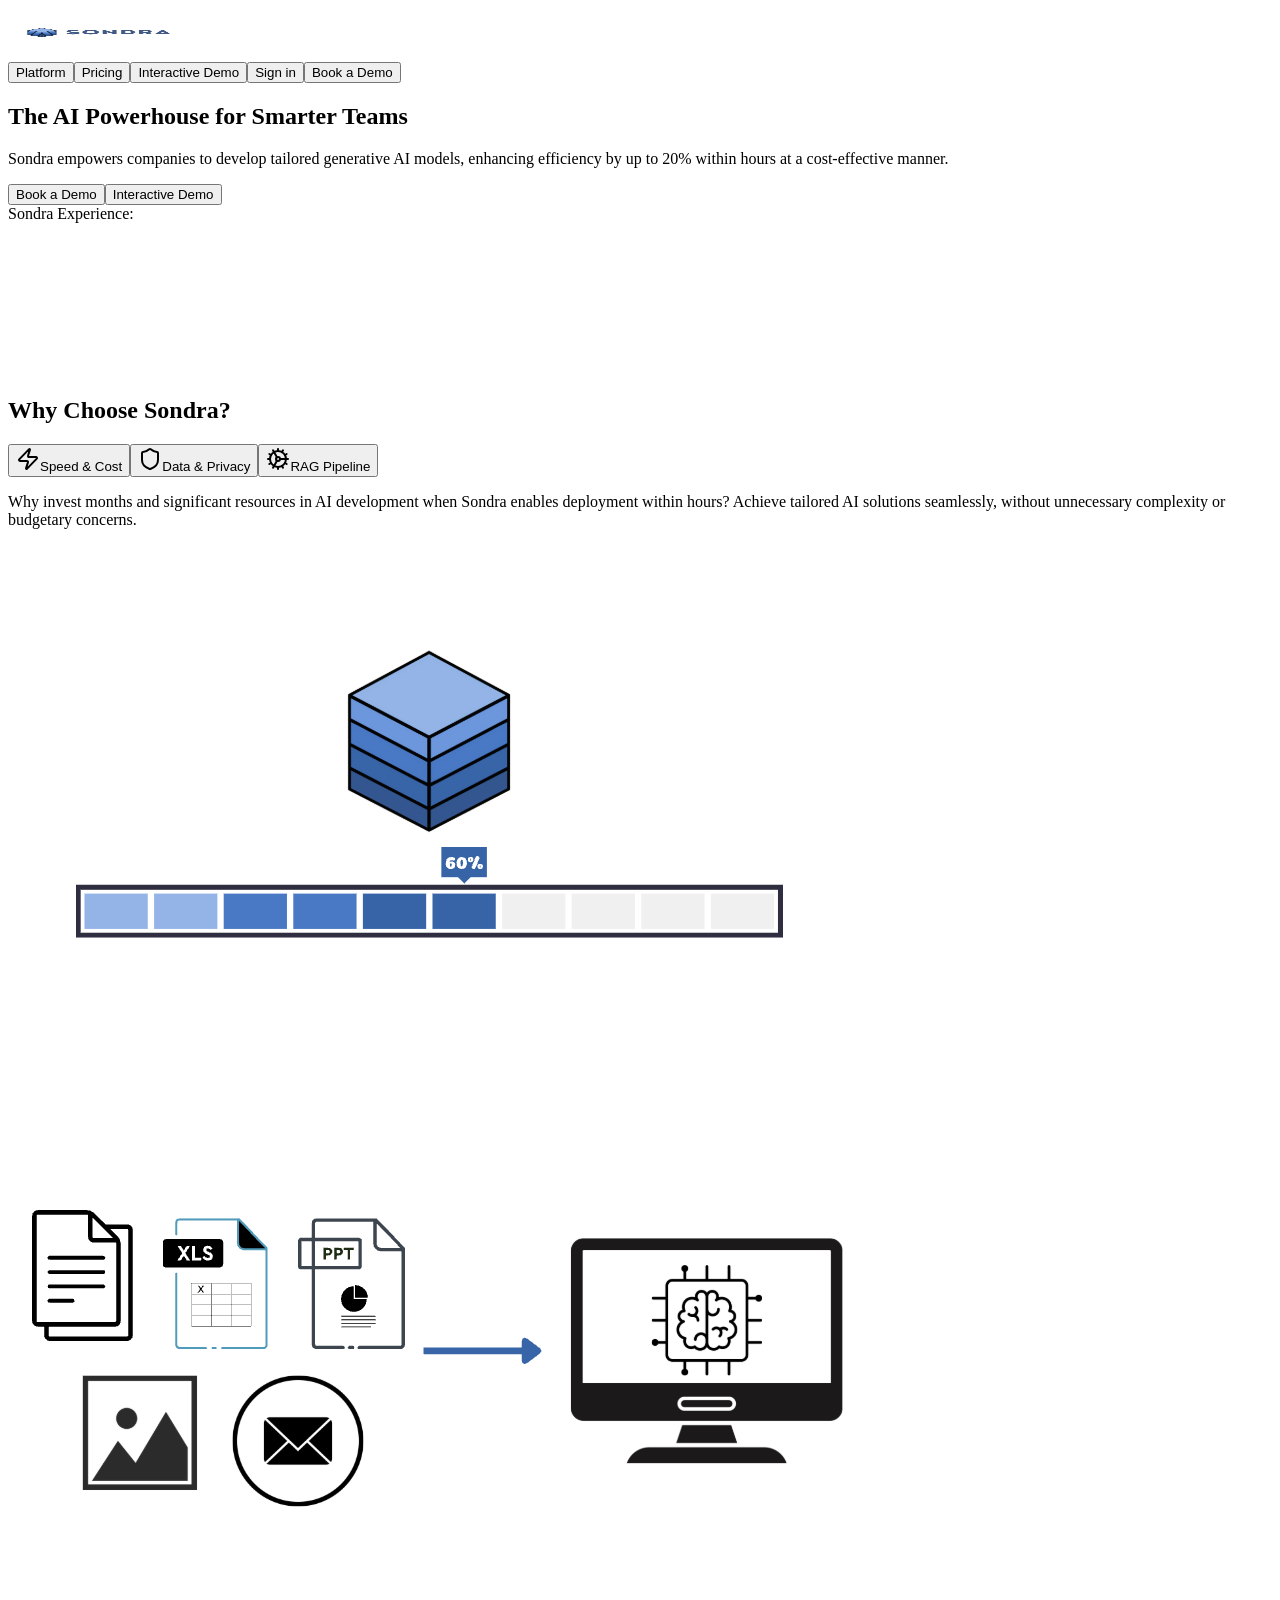
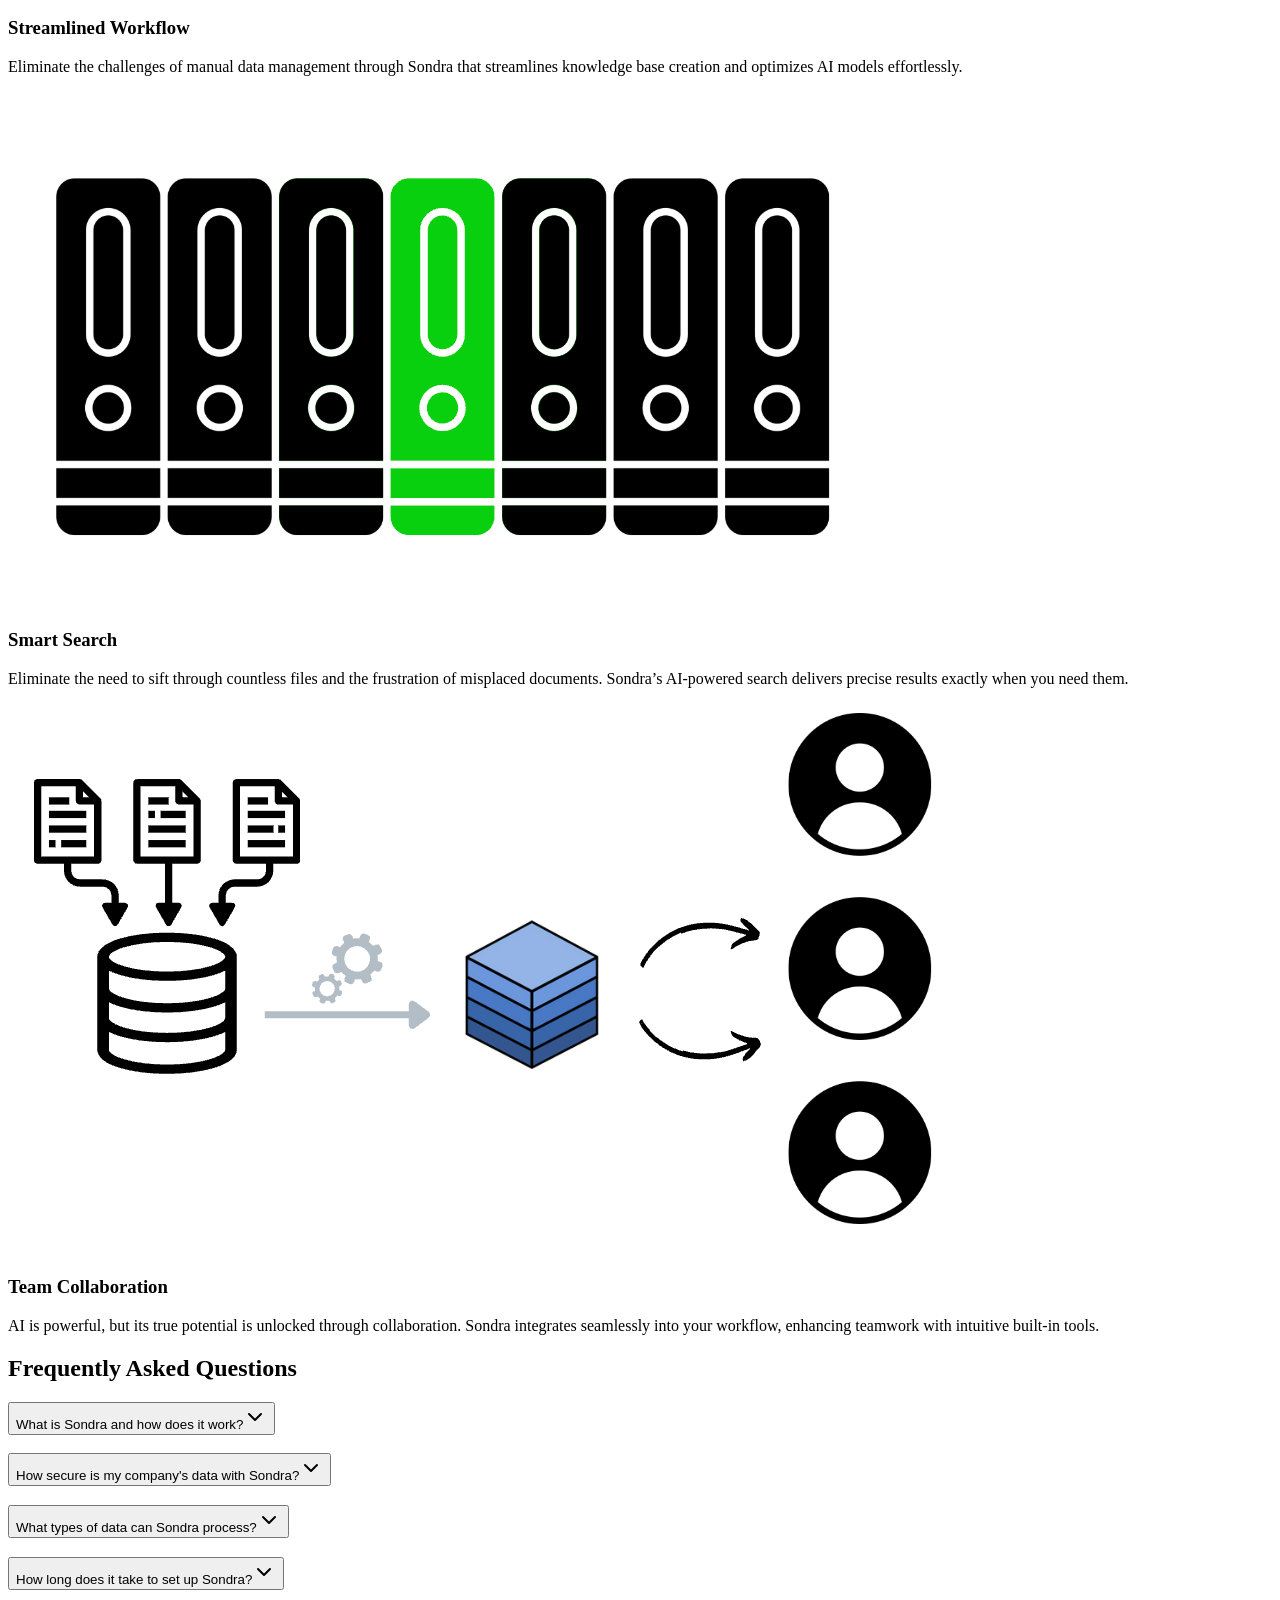
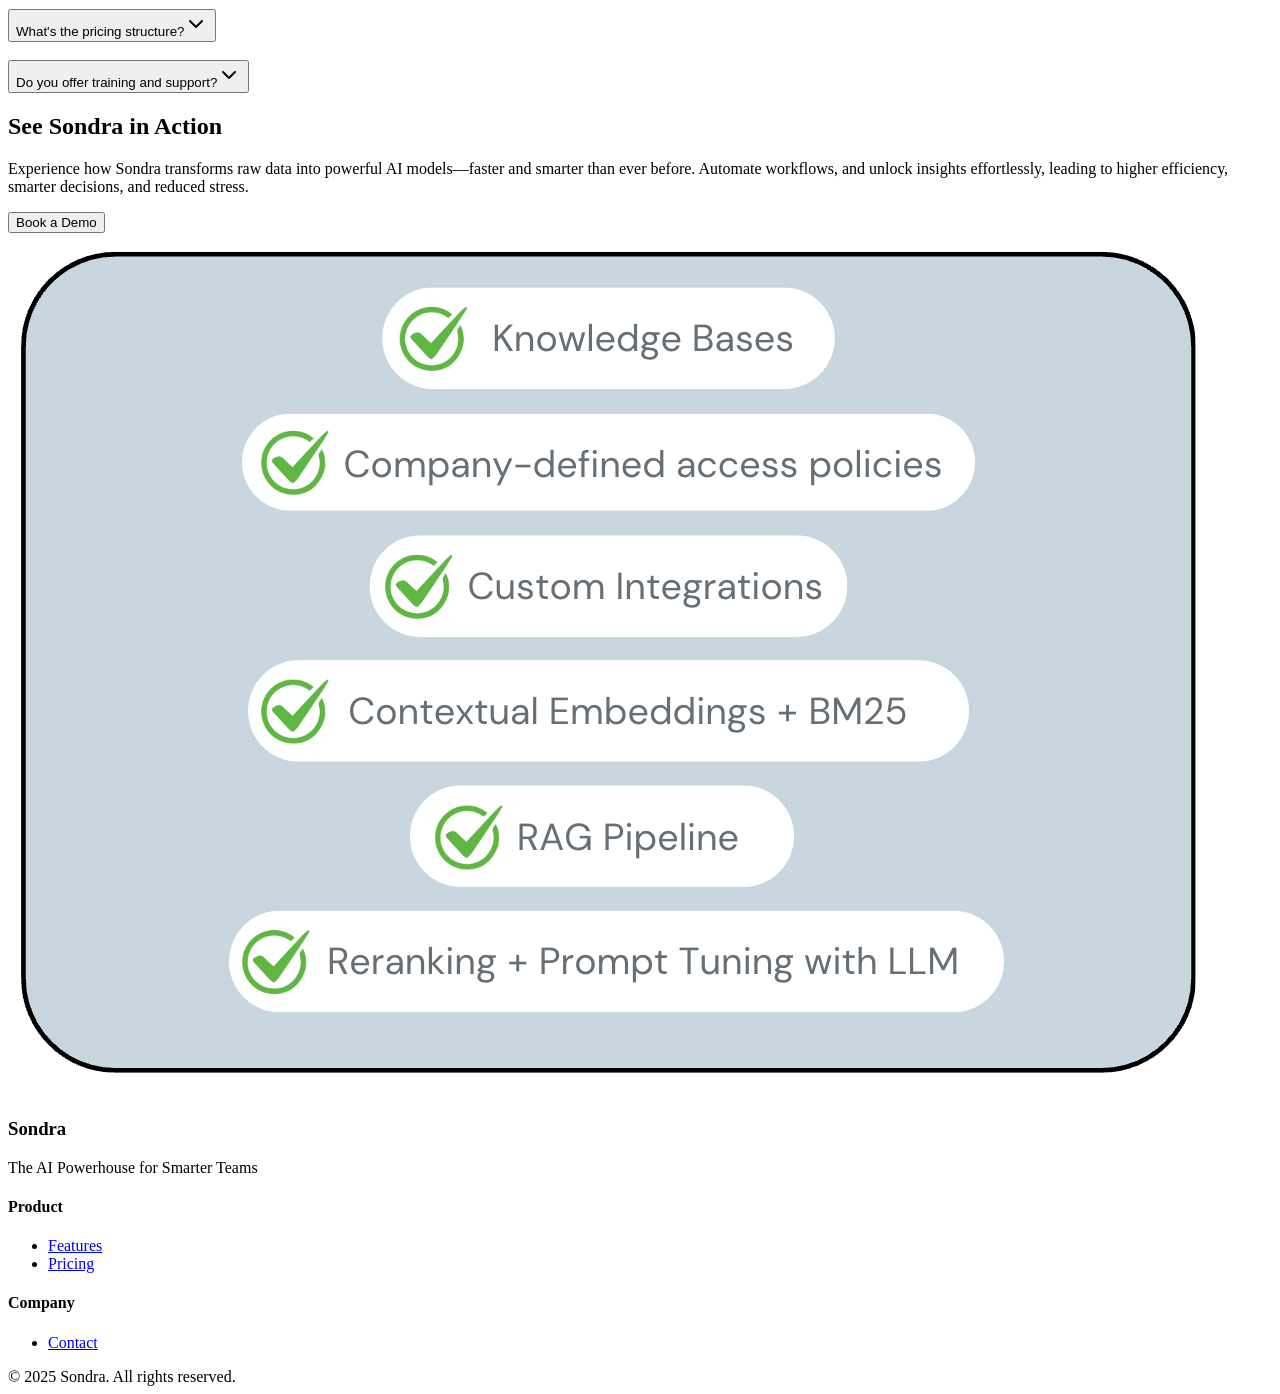
<file: index.html>
<!DOCTYPE html><html><head><meta charSet="utf-8"/><meta name="viewport" content="width=device-width, initial-scale=1"/><link rel="preload" as="image" href="assets/speed-cost-image.png"/><link rel="preload" as="image" href="assets/streamlined-workflow-image-new.png"/><link rel="preload" as="image" href="assets/smart-search-image-new.png"/><link rel="preload" as="image" href="assets/team-collab-image-new.png"/><link rel="preload" as="image" href="assets/call-action-image.png"/><link rel="stylesheet" href="https://www.getsondra.com/_next/static/css/c2cc8f79e12ef6fc.css" data-precedence="next"/><link rel="preload" as="script" fetchPriority="low" href="https://www.getsondra.com/_next/static/chunks/webpack-b10de3c1e2424b68.js"/><script src="https://www.getsondra.com/_next/static/chunks/fd9d1056-796f5f0836d7e441.js" async=""></script><script src="https://www.getsondra.com/_next/static/chunks/117-2f7d3bc9224f9778.js" async=""></script><script src="https://www.getsondra.com/_next/static/chunks/main-app-249c87453fc814bc.js" async=""></script><script src="https://www.getsondra.com/_next/static/chunks/522-47fa9704118a4011.js" async=""></script><script src="https://www.getsondra.com/_next/static/chunks/187-fced2ec3bd08a23a.js" async=""></script><script src="https://www.getsondra.com/_next/static/chunks/751-b52b78b403eea85b.js" async=""></script><script src="https://www.getsondra.com/_next/static/chunks/951-ab9fcfb700b88298.js" async=""></script><script src="https://www.getsondra.com/_next/static/chunks/app/page-930cec4381886e8b.js" async=""></script><script src="https://www.getsondra.com/_next/static/chunks/app/layout-8d47a19ae84ac01d.js" async=""></script><link rel="icon" href="/icon.ico?069f818712ed298c" type="image/x-icon" sizes="31x32"/><script src="https://www.getsondra.com/_next/static/chunks/polyfills-42372ed130431b0a.js" noModule=""></script></head><body><div class="flex h-screen bg-background"><main class="flex-1 overflow-y-auto p-8"><div class="pt-16"><nav class="fixed top-0 w-full bg-background/80 backdrop-blur-sm z-50 border-b"><div class="container mx-auto px-4 h-16 flex items-center justify-between"><div class="text-2xl font-bold"><img alt="Logo" loading="lazy" width="180" height="50" decoding="async" data-nimg="1" class="cursor-pointer" style="color:transparent" src="assets/sondra-image.png"/></div><div class="flex items-center gap-6"><button class="inline-flex items-center justify-center gap-2 whitespace-nowrap rounded-md text-sm font-medium transition-colors focus-visible:outline-none focus-visible:ring-1 focus-visible:ring-ring disabled:pointer-events-none disabled:opacity-50 [&amp;_svg]:pointer-events-none [&amp;_svg]:size-4 [&amp;_svg]:shrink-0 hover:bg-accent hover:text-accent-foreground h-9 px-4 py-2">Platform</button><button class="inline-flex items-center justify-center gap-2 whitespace-nowrap rounded-md text-sm font-medium transition-colors focus-visible:outline-none focus-visible:ring-1 focus-visible:ring-ring disabled:pointer-events-none disabled:opacity-50 [&amp;_svg]:pointer-events-none [&amp;_svg]:size-4 [&amp;_svg]:shrink-0 hover:bg-accent hover:text-accent-foreground h-9 px-4 py-2">Pricing</button><button class="inline-flex items-center justify-center gap-2 whitespace-nowrap rounded-md text-sm font-medium transition-colors focus-visible:outline-none focus-visible:ring-1 focus-visible:ring-ring disabled:pointer-events-none disabled:opacity-50 [&amp;_svg]:pointer-events-none [&amp;_svg]:size-4 [&amp;_svg]:shrink-0 hover:bg-accent hover:text-accent-foreground h-9 px-4 py-2">Interactive Demo</button><button class="inline-flex items-center justify-center gap-2 whitespace-nowrap rounded-md text-sm font-medium transition-colors focus-visible:outline-none focus-visible:ring-1 focus-visible:ring-ring disabled:pointer-events-none disabled:opacity-50 [&amp;_svg]:pointer-events-none [&amp;_svg]:size-4 [&amp;_svg]:shrink-0 border bg-background shadow-sm hover:text-accent-foreground h-9 px-4 py-2 border-blue-500 text-blue-500 hover:bg-blue-50">Sign in</button><button class="inline-flex items-center justify-center gap-2 whitespace-nowrap rounded-md text-sm font-medium transition-colors focus-visible:outline-none focus-visible:ring-1 focus-visible:ring-ring disabled:pointer-events-none disabled:opacity-50 [&amp;_svg]:pointer-events-none [&amp;_svg]:size-4 [&amp;_svg]:shrink-0 shadow hover:bg-primary/90 h-9 px-4 py-2 bg-black text-white">Book a Demo</button></div></div></nav><section class="py-20 text-center"><div class="container mx-auto px-4"><h1 class="text-5xl font-bold mb-6">The AI Powerhouse for Smarter Teams</h1><p class="text-xl text-muted-foreground mb-8 max-w-2xl mx-auto">Sondra empowers companies to develop tailored generative AI models, enhancing efficiency by up to 20% within hours at a cost-effective manner.</p><div class="flex justify-center gap-4 mb-16"><button class="inline-flex items-center justify-center gap-2 whitespace-nowrap text-sm font-medium transition-colors focus-visible:outline-none focus-visible:ring-1 focus-visible:ring-ring disabled:pointer-events-none disabled:opacity-50 [&amp;_svg]:pointer-events-none [&amp;_svg]:size-4 [&amp;_svg]:shrink-0 shadow hover:bg-primary/90 h-10 rounded-md px-8 bg-black text-white">Book a Demo</button><button class="inline-flex items-center justify-center gap-2 whitespace-nowrap text-sm font-medium transition-colors focus-visible:outline-none focus-visible:ring-1 focus-visible:ring-ring disabled:pointer-events-none disabled:opacity-50 [&amp;_svg]:pointer-events-none [&amp;_svg]:size-4 [&amp;_svg]:shrink-0 border border-input bg-background shadow-sm hover:bg-accent hover:text-accent-foreground h-10 rounded-md px-8">Interactive Demo</button></div></div></section><section class="py-20 bg-accent"><div class="container mx-auto"><div class="aspect-video max-w-4xl mx-auto bg-card rounded-xl overflow-hidden"><div class="w-full h-full bg-muted flex flex-col items-center justify-between"><div class="text-2xl font-semibold text-gray-800 flex items-center mb-4"><span>Sondra Experience: </span><span class="relative  h-[1.3em] w-[350px] ml-2"><span class="absolute left-0 w-full text-blue-500" style="opacity:0;transform:translateY(100%)">first book a demo</span></span></div><div class="relative w-full h-screen"><video class=" top-0 left-0 w-full h-full rounded-lg" autoPlay="" loop="" muted="" playsInline=""><source src="assets/home_page_video.mp4" type="video/mp4"/>Your browser does not support the video tag.</video></div></div></div></div></section><section class="py-20"><div class="container mx-auto px-4"><div class="grid grid-cols-2 gap-12"><div><h2 class="text-3xl font-bold mb-8">Why Choose Sondra?</h2><div class="space-y-4"><button class="w-full text-left p-4 rounded-lg transition-colors flex bg-primary text-primary-foreground" id="gfg9ze_0"><svg xmlns="http://www.w3.org/2000/svg" width="24" height="24" viewBox="0 0 24 24" fill="none" stroke="currentColor" stroke-width="2" stroke-linecap="round" stroke-linejoin="round" class="lucide lucide-zap"><path d="M4 14a1 1 0 0 1-.78-1.63l9.9-10.2a.5.5 0 0 1 .86.46l-1.92 6.02A1 1 0 0 0 13 10h7a1 1 0 0 1 .78 1.63l-9.9 10.2a.5.5 0 0 1-.86-.46l1.92-6.02A1 1 0 0 0 11 14z"></path></svg>Speed &amp; Cost</button><button class="w-full text-left p-4 rounded-lg transition-colors flex hover:bg-accent" id="gfg9ze_1"><svg xmlns="http://www.w3.org/2000/svg" width="24" height="24" viewBox="0 0 24 24" fill="none" stroke="currentColor" stroke-width="2" stroke-linecap="round" stroke-linejoin="round" class="lucide lucide-shield"><path d="M20 13c0 5-3.5 7.5-7.66 8.95a1 1 0 0 1-.67-.01C7.5 20.5 4 18 4 13V6a1 1 0 0 1 1-1c2 0 4.5-1.2 6.24-2.72a1.17 1.17 0 0 1 1.52 0C14.51 3.81 17 5 19 5a1 1 0 0 1 1 1z"></path></svg>Data &amp; Privacy</button><button class="w-full text-left p-4 rounded-lg transition-colors flex hover:bg-accent" id="gfg9ze_2"><svg xmlns="http://www.w3.org/2000/svg" width="24" height="24" viewBox="0 0 24 24" fill="none" stroke="currentColor" stroke-width="2" stroke-linecap="round" stroke-linejoin="round" class="lucide lucide-cog"><path d="M12 20a8 8 0 1 0 0-16 8 8 0 0 0 0 16Z"></path><path d="M12 14a2 2 0 1 0 0-4 2 2 0 0 0 0 4Z"></path><path d="M12 2v2"></path><path d="M12 22v-2"></path><path d="m17 20.66-1-1.73"></path><path d="M11 10.27 7 3.34"></path><path d="m20.66 17-1.73-1"></path><path d="m3.34 7 1.73 1"></path><path d="M14 12h8"></path><path d="M2 12h2"></path><path d="m20.66 7-1.73 1"></path><path d="m3.34 17 1.73-1"></path><path d="m17 3.34-1 1.73"></path><path d="m11 13.73-4 6.93"></path></svg>RAG Pipeline</button></div><p class="mt-6 text-muted-foreground">Why invest months and significant resources in AI development when Sondra enables deployment within hours? Achieve tailored AI solutions seamlessly, without unnecessary complexity or budgetary concerns.</p></div><div class="relative flex flex-col items-center justify-center"><img src="assets/speed-cost-image.png" alt="Speed &amp; Cost" class="rounded-xl shadow-lg w-4/5"/></div></div></div></section><section class="py-20 bg-accent"><div class="container mx-auto px-4"><div class="grid grid-cols-3 gap-8"><div class="rounded-xl border bg-card text-card-foreground shadow border-none" id="439ljp_0"><div class="p-6 pt-6" id="s61k08_0"><img src="assets/streamlined-workflow-image-new.png" alt="Streamlined Workflow" class="w-full rounded-lg mb-6" id="1z771n_0"/><h3 class="text-xl font-semibold mb-3" id="o9ec5k_0">Streamlined Workflow</h3><p class="text-muted-foreground" id="jmcuqf_0">Eliminate the challenges of manual data management through Sondra that streamlines knowledge base creation and optimizes AI models effortlessly.</p></div></div><div class="rounded-xl border bg-card text-card-foreground shadow border-none" id="439ljp_1"><div class="p-6 pt-6" id="s61k08_1"><img src="assets/smart-search-image-new.png" alt="Smart Search" class="w-full rounded-lg mb-6" id="1z771n_1"/><h3 class="text-xl font-semibold mb-3" id="o9ec5k_1">Smart Search</h3><p class="text-muted-foreground" id="jmcuqf_1">Eliminate the need to sift through countless files and the frustration of misplaced documents. Sondra’s AI-powered search delivers precise results exactly when you need them.</p></div></div><div class="rounded-xl border bg-card text-card-foreground shadow border-none" id="439ljp_2"><div class="p-6 pt-6" id="s61k08_2"><img src="assets/team-collab-image-new.png" alt="Team Collaboration" class="w-full rounded-lg mb-6" id="1z771n_2"/><h3 class="text-xl font-semibold mb-3" id="o9ec5k_2">Team Collaboration</h3><p class="text-muted-foreground" id="jmcuqf_2">AI is powerful, but its true potential is unlocked through collaboration. Sondra integrates seamlessly into your workflow, enhancing teamwork with intuitive built-in tools.</p></div></div></div></div></section><div class="space-y-8 py-16"><h2 class="text-3xl font-bold text-center">Frequently Asked Questions</h2><div class="w-full max-w-3xl mx-auto" data-orientation="vertical"><div data-state="closed" data-orientation="vertical" class="border-b" id="3e5e2c_0"><h3 data-orientation="vertical" data-state="closed" class="flex"><button type="button" aria-controls="radix-:Rj6jsq:" aria-expanded="false" data-state="closed" data-orientation="vertical" id="9qabf2_0" class="flex flex-1 items-center justify-between py-4 text-sm font-medium transition-all hover:underline [&amp;[data-state=open]&gt;svg]:rotate-180 text-left" data-radix-collection-item="">What is Sondra and how does it work?<svg xmlns="http://www.w3.org/2000/svg" width="24" height="24" viewBox="0 0 24 24" fill="none" stroke="currentColor" stroke-width="2" stroke-linecap="round" stroke-linejoin="round" class="lucide lucide-chevron-down h-4 w-4 shrink-0 text-muted-foreground transition-transform duration-200"><path d="m6 9 6 6 6-6"></path></svg></button></h3><div data-state="closed" id="3mb44o_0" hidden="" role="region" aria-labelledby="radix-:R36jsq:" data-orientation="vertical" class="overflow-hidden text-sm data-[state=closed]:animate-accordion-up data-[state=open]:animate-accordion-down" style="--radix-accordion-content-height:var(--radix-collapsible-content-height);--radix-accordion-content-width:var(--radix-collapsible-content-width)"></div></div><div data-state="closed" data-orientation="vertical" class="border-b" id="3e5e2c_1"><h3 data-orientation="vertical" data-state="closed" class="flex"><button type="button" aria-controls="radix-:Rl6jsq:" aria-expanded="false" data-state="closed" data-orientation="vertical" id="9qabf2_1" class="flex flex-1 items-center justify-between py-4 text-sm font-medium transition-all hover:underline [&amp;[data-state=open]&gt;svg]:rotate-180 text-left" data-radix-collection-item="">How secure is my company&#x27;s data with Sondra?<svg xmlns="http://www.w3.org/2000/svg" width="24" height="24" viewBox="0 0 24 24" fill="none" stroke="currentColor" stroke-width="2" stroke-linecap="round" stroke-linejoin="round" class="lucide lucide-chevron-down h-4 w-4 shrink-0 text-muted-foreground transition-transform duration-200"><path d="m6 9 6 6 6-6"></path></svg></button></h3><div data-state="closed" id="3mb44o_1" hidden="" role="region" aria-labelledby="radix-:R56jsq:" data-orientation="vertical" class="overflow-hidden text-sm data-[state=closed]:animate-accordion-up data-[state=open]:animate-accordion-down" style="--radix-accordion-content-height:var(--radix-collapsible-content-height);--radix-accordion-content-width:var(--radix-collapsible-content-width)"></div></div><div data-state="closed" data-orientation="vertical" class="border-b" id="3e5e2c_2"><h3 data-orientation="vertical" data-state="closed" class="flex"><button type="button" aria-controls="radix-:Rn6jsq:" aria-expanded="false" data-state="closed" data-orientation="vertical" id="9qabf2_2" class="flex flex-1 items-center justify-between py-4 text-sm font-medium transition-all hover:underline [&amp;[data-state=open]&gt;svg]:rotate-180 text-left" data-radix-collection-item="">What types of data can Sondra process?<svg xmlns="http://www.w3.org/2000/svg" width="24" height="24" viewBox="0 0 24 24" fill="none" stroke="currentColor" stroke-width="2" stroke-linecap="round" stroke-linejoin="round" class="lucide lucide-chevron-down h-4 w-4 shrink-0 text-muted-foreground transition-transform duration-200"><path d="m6 9 6 6 6-6"></path></svg></button></h3><div data-state="closed" id="3mb44o_2" hidden="" role="region" aria-labelledby="radix-:R76jsq:" data-orientation="vertical" class="overflow-hidden text-sm data-[state=closed]:animate-accordion-up data-[state=open]:animate-accordion-down" style="--radix-accordion-content-height:var(--radix-collapsible-content-height);--radix-accordion-content-width:var(--radix-collapsible-content-width)"></div></div><div data-state="closed" data-orientation="vertical" class="border-b" id="3e5e2c_3"><h3 data-orientation="vertical" data-state="closed" class="flex"><button type="button" aria-controls="radix-:Rp6jsq:" aria-expanded="false" data-state="closed" data-orientation="vertical" id="9qabf2_3" class="flex flex-1 items-center justify-between py-4 text-sm font-medium transition-all hover:underline [&amp;[data-state=open]&gt;svg]:rotate-180 text-left" data-radix-collection-item="">How long does it take to set up Sondra?<svg xmlns="http://www.w3.org/2000/svg" width="24" height="24" viewBox="0 0 24 24" fill="none" stroke="currentColor" stroke-width="2" stroke-linecap="round" stroke-linejoin="round" class="lucide lucide-chevron-down h-4 w-4 shrink-0 text-muted-foreground transition-transform duration-200"><path d="m6 9 6 6 6-6"></path></svg></button></h3><div data-state="closed" id="3mb44o_3" hidden="" role="region" aria-labelledby="radix-:R96jsq:" data-orientation="vertical" class="overflow-hidden text-sm data-[state=closed]:animate-accordion-up data-[state=open]:animate-accordion-down" style="--radix-accordion-content-height:var(--radix-collapsible-content-height);--radix-accordion-content-width:var(--radix-collapsible-content-width)"></div></div><div data-state="closed" data-orientation="vertical" class="border-b" id="3e5e2c_4"><h3 data-orientation="vertical" data-state="closed" class="flex"><button type="button" aria-controls="radix-:Rr6jsq:" aria-expanded="false" data-state="closed" data-orientation="vertical" id="9qabf2_4" class="flex flex-1 items-center justify-between py-4 text-sm font-medium transition-all hover:underline [&amp;[data-state=open]&gt;svg]:rotate-180 text-left" data-radix-collection-item="">What&#x27;s the pricing structure?<svg xmlns="http://www.w3.org/2000/svg" width="24" height="24" viewBox="0 0 24 24" fill="none" stroke="currentColor" stroke-width="2" stroke-linecap="round" stroke-linejoin="round" class="lucide lucide-chevron-down h-4 w-4 shrink-0 text-muted-foreground transition-transform duration-200"><path d="m6 9 6 6 6-6"></path></svg></button></h3><div data-state="closed" id="3mb44o_4" hidden="" role="region" aria-labelledby="radix-:Rb6jsq:" data-orientation="vertical" class="overflow-hidden text-sm data-[state=closed]:animate-accordion-up data-[state=open]:animate-accordion-down" style="--radix-accordion-content-height:var(--radix-collapsible-content-height);--radix-accordion-content-width:var(--radix-collapsible-content-width)"></div></div><div data-state="closed" data-orientation="vertical" class="border-b" id="3e5e2c_5"><h3 data-orientation="vertical" data-state="closed" class="flex"><button type="button" aria-controls="radix-:Rt6jsq:" aria-expanded="false" data-state="closed" data-orientation="vertical" id="9qabf2_5" class="flex flex-1 items-center justify-between py-4 text-sm font-medium transition-all hover:underline [&amp;[data-state=open]&gt;svg]:rotate-180 text-left" data-radix-collection-item="">Do you offer training and support?<svg xmlns="http://www.w3.org/2000/svg" width="24" height="24" viewBox="0 0 24 24" fill="none" stroke="currentColor" stroke-width="2" stroke-linecap="round" stroke-linejoin="round" class="lucide lucide-chevron-down h-4 w-4 shrink-0 text-muted-foreground transition-transform duration-200"><path d="m6 9 6 6 6-6"></path></svg></button></h3><div data-state="closed" id="3mb44o_5" hidden="" role="region" aria-labelledby="radix-:Rd6jsq:" data-orientation="vertical" class="overflow-hidden text-sm data-[state=closed]:animate-accordion-up data-[state=open]:animate-accordion-down" style="--radix-accordion-content-height:var(--radix-collapsible-content-height);--radix-accordion-content-width:var(--radix-collapsible-content-width)"></div></div></div></div><section class="py-20 bg-white"><div class="container mx-auto px-4"><div class="grid grid-cols-2 gap-12 items-center"><div><h2 class="text-4xl font-bold mb-4">See Sondra in Action</h2><p class="text-lg text-muted-foreground mb-8">Experience how Sondra transforms raw data into powerful AI models—faster and smarter than ever before. Automate workflows, and unlock insights effortlessly, leading to higher efficiency, smarter decisions, and reduced stress.</p><button class="inline-flex items-center justify-center gap-2 whitespace-nowrap text-sm font-medium transition-colors focus-visible:outline-none focus-visible:ring-1 focus-visible:ring-ring disabled:pointer-events-none disabled:opacity-50 [&amp;_svg]:pointer-events-none [&amp;_svg]:size-4 [&amp;_svg]:shrink-0 shadow hover:bg-primary/90 h-10 rounded-md px-8 bg-black text-white">Book a Demo</button></div><div class="relative"><div class="w-full"><img src="assets/call-action-image.png" alt="Sondra Demo"/></div></div></div></div></section><footer class="bg-background border-t border-border"><div class="container mx-auto px-4 py-12"><div class="grid grid-cols-4 gap-8"><div><h3 class="font-bold text-lg mb-4">Sondra</h3><p class="text-sm text-muted-foreground">The AI Powerhouse for Smarter Teams</p></div><div><h4 class="font-semibold mb-4">Product</h4><ul class="space-y-2 text-sm text-muted-foreground"><li><a href="/platform">Features</a></li><li><a href="/pricing">Pricing</a></li></ul></div><div><h4 class="font-semibold mb-4">Company</h4><ul class="space-y-2 text-sm text-muted-foreground"><li><a href="mailto:berke@getsondra.com">Contact</a></li></ul></div></div><div class="mt-12 pt-8 border-t border-border text-center text-sm text-muted-foreground">© <!-- -->2025<!-- --> Sondra. All rights reserved.</div></div></footer></div></main></div><script src="https://www.getsondra.com/_next/static/chunks/webpack-b10de3c1e2424b68.js" async=""></script><script>(self.__next_f=self.__next_f||[]).push([0]);self.__next_f.push([2,null])</script><script>self.__next_f.push([1,"1:HL[\"https://www.getsondra.com/_next/static/css/c2cc8f79e12ef6fc.css\",\"style\"]\n"])</script><script>self.__next_f.push([1,"2:I[2846,[],\"\"]\n4:I[9107,[],\"ClientPageRoot\"]\n5:I[3802,[\"522\",\"static/chunks/522-47fa9704118a4011.js\",\"187\",\"static/chunks/187-fced2ec3bd08a23a.js\",\"751\",\"static/chunks/751-b52b78b403eea85b.js\",\"951\",\"static/chunks/951-ab9fcfb700b88298.js\",\"931\",\"static/chunks/app/page-930cec4381886e8b.js\"],\"default\",1]\n6:I[6563,[\"185\",\"static/chunks/app/layout-8d47a19ae84ac01d.js\"],\"default\",1]\n7:I[4707,[],\"\"]\n8:I[6423,[],\"\"]\nb:I[1060,[],\"\"]\n9:{}\nc:[]\n0:[\"$\",\"$L2\",null,{\"buildId\":\"0i2zlCEpAsbeMk2_g9ETG\",\"assetPrefix\":\"https://www.getsondra.com\",\"urlParts\":[\"\",\"\"],\"initialTree\":[\"\",{\"children\":[\"__PAGE__\",{}]},\"$undefined\",\"$undefined\",true],\"initialSeedData\":[\"\",{\"children\":[\"__PAGE__\",{},[[\"$L3\",[\"$\",\"$L4\",null,{\"props\":{\"params\":{},\"searchParams\":{}},\"Component\":\"$5\"}],null],null],null]},[[[[\"$\",\"link\",\"0\",{\"rel\":\"stylesheet\",\"href\":\"https://www.getsondra.com/_next/static/css/c2cc8f79e12ef6fc.css\",\"precedence\":\"next\",\"crossOrigin\":\"$undefined\"}]],[\"$\",\"$L6\",null,{\"children\":[\"$\",\"$L7\",null,{\"parallelRouterKey\":\"children\",\"segmentPath\":[\"children\"],\"error\":\"$undefined\",\"errorStyles\":\"$undefined\",\"errorScripts\":\"$undefined\",\"template\":[\"$\",\"$L8\",null,{}],\"templateStyles\":\"$undefined\",\"templateScripts\":\"$undefined\",\"notFound\":[[\"$\",\"title\",null,{\"children\":\"404: This page could not be found.\"}],[\"$\",\"div\",null,{\"style\":{\"fontFamily\":\"system-ui,\\\"Segoe UI\\\",Roboto,Helvetica,Arial,sans-serif,\\\"Apple Color Emoji\\\",\\\"Segoe UI Emoji\\\"\",\"height\":\"100vh\",\"textAlign\":\"center\",\"display\":\"flex\",\"flexDirection\":\"column\",\"alignItems\":\"center\",\"justifyContent\":\"center\"},\"children\":[\"$\",\"div\",null,{\"children\":[[\"$\",\"style\",null,{\"dangerouslySetInnerHTML\":{\"__html\":\"body{color:#000;background:#fff;margin:0}.next-error-h1{border-right:1px solid rgba(0,0,0,.3)}@media (prefers-color-scheme:dark){body{color:#fff;background:#000}.next-error-h1{border-right:1px solid rgba(255,255,255,.3)}}\"}}],[\"$\",\"h1\",null,{\"className\":\"next-error-h1\",\"style\":{\"display\":\"inline-block\",\"margin\":\"0 20px 0 0\",\"padding\":\"0 23px 0 0\",\"fontSize\":24,\"fontWeight\":500,\"vert"])</script><script>self.__next_f.push([1,"icalAlign\":\"top\",\"lineHeight\":\"49px\"},\"children\":\"404\"}],[\"$\",\"div\",null,{\"style\":{\"display\":\"inline-block\"},\"children\":[\"$\",\"h2\",null,{\"style\":{\"fontSize\":14,\"fontWeight\":400,\"lineHeight\":\"49px\",\"margin\":0},\"children\":\"This page could not be found.\"}]}]]}]}]],\"notFoundStyles\":[]}],\"params\":\"$9\"}]],null],null],\"couldBeIntercepted\":false,\"initialHead\":[null,\"$La\"],\"globalErrorComponent\":\"$b\",\"missingSlots\":\"$Wc\"}]\n"])</script><script>self.__next_f.push([1,"a:[[\"$\",\"meta\",\"0\",{\"name\":\"viewport\",\"content\":\"width=device-width, initial-scale=1\"}],[\"$\",\"meta\",\"1\",{\"charSet\":\"utf-8\"}],[\"$\",\"link\",\"2\",{\"rel\":\"icon\",\"href\":\"/icon.ico?069f818712ed298c\",\"type\":\"image/x-icon\",\"sizes\":\"31x32\"}]]\n3:null\n"])</script></body></html>
</file>
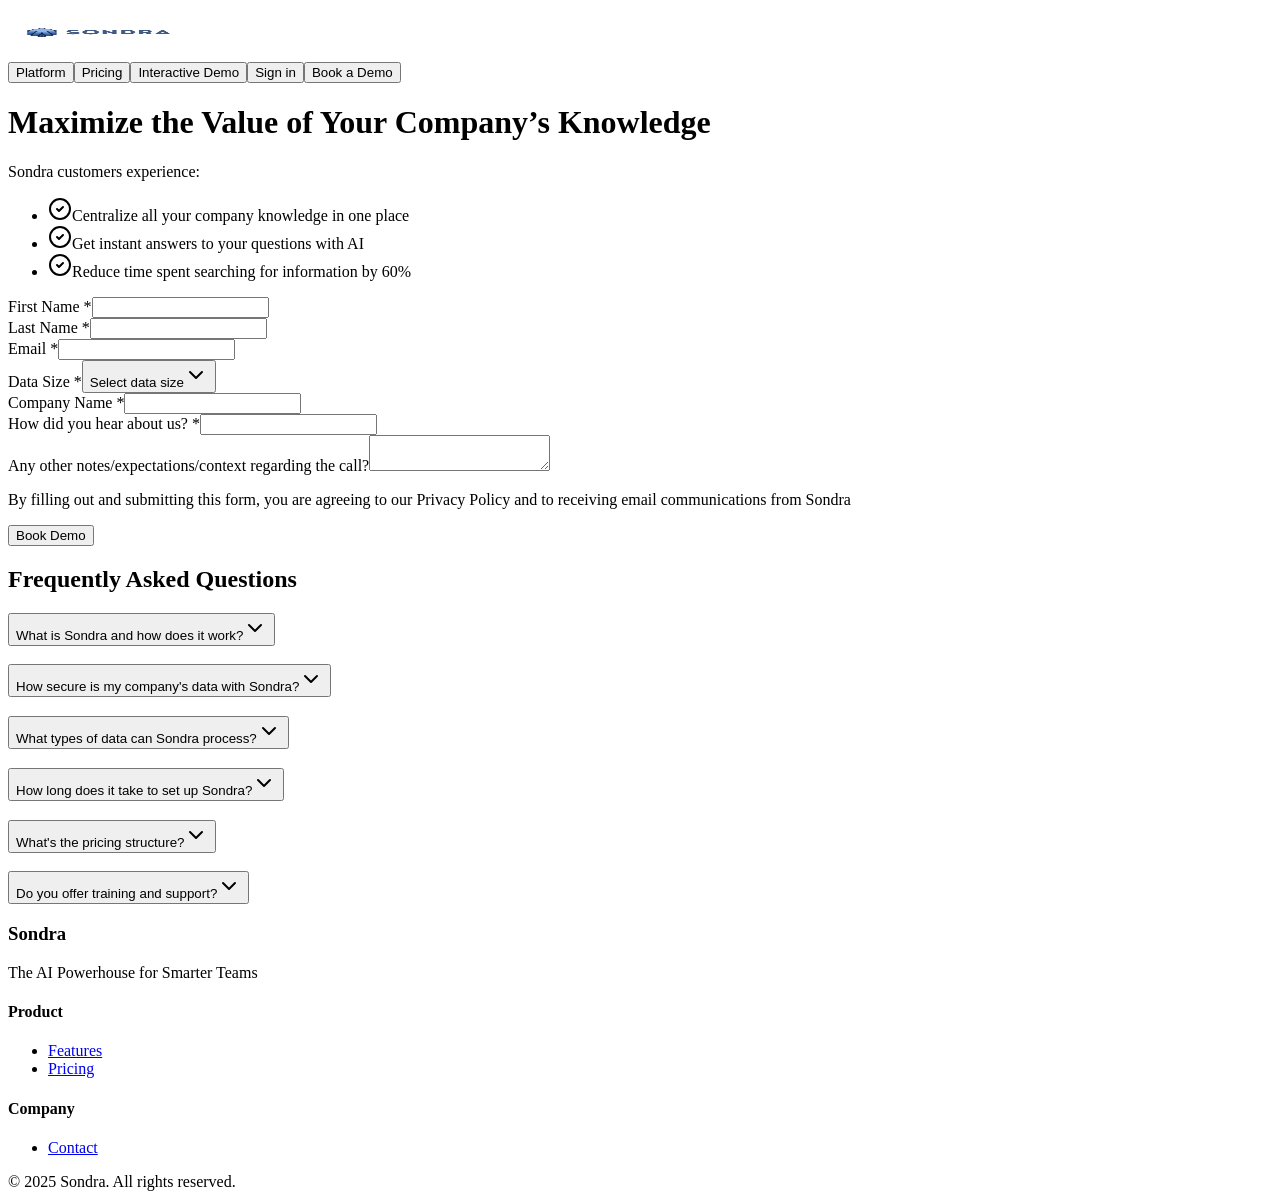
<file: demo-booking.html>
<!DOCTYPE html><html><head><meta charSet="utf-8"/><meta name="viewport" content="width=device-width, initial-scale=1"/><link rel="stylesheet" href="https://www.getsondra.com/_next/static/css/c2cc8f79e12ef6fc.css" data-precedence="next"/><link rel="preload" as="script" fetchPriority="low" href="https://www.getsondra.com/_next/static/chunks/webpack-b10de3c1e2424b68.js"/><script src="https://www.getsondra.com/_next/static/chunks/fd9d1056-796f5f0836d7e441.js" async=""></script><script src="https://www.getsondra.com/_next/static/chunks/117-2f7d3bc9224f9778.js" async=""></script><script src="https://www.getsondra.com/_next/static/chunks/main-app-249c87453fc814bc.js" async=""></script><script src="https://www.getsondra.com/_next/static/chunks/522-47fa9704118a4011.js" async=""></script><script src="https://www.getsondra.com/_next/static/chunks/187-fced2ec3bd08a23a.js" async=""></script><script src="https://www.getsondra.com/_next/static/chunks/751-b52b78b403eea85b.js" async=""></script><script src="https://www.getsondra.com/_next/static/chunks/688-892e0fc21547cddb.js" async=""></script><script src="https://www.getsondra.com/_next/static/chunks/app/demo-booking/page-c9176876f0ecc807.js" async=""></script><script src="https://www.getsondra.com/_next/static/chunks/app/layout-8d47a19ae84ac01d.js" async=""></script><link rel="icon" href="/icon.ico?069f818712ed298c" type="image/x-icon" sizes="31x32"/><script src="https://www.getsondra.com/_next/static/chunks/polyfills-42372ed130431b0a.js" noModule=""></script></head><body><div class="flex h-screen bg-background"><main class="flex-1 overflow-y-auto p-8"><div class="flex flex-col gap-16 py-8"><nav class="fixed top-0 w-full bg-background/80 backdrop-blur-sm z-50 border-b"><div class="container mx-auto px-4 h-16 flex items-center justify-between"><div class="text-2xl font-bold"><img alt="Logo" loading="lazy" width="180" height="50" decoding="async" data-nimg="1" class="cursor-pointer" style="color:transparent" src="assets/sondra-image.png"/></div><div class="flex items-center gap-6"><button class="inline-flex items-center justify-center gap-2 whitespace-nowrap rounded-md text-sm font-medium transition-colors focus-visible:outline-none focus-visible:ring-1 focus-visible:ring-ring disabled:pointer-events-none disabled:opacity-50 [&amp;_svg]:pointer-events-none [&amp;_svg]:size-4 [&amp;_svg]:shrink-0 hover:bg-accent hover:text-accent-foreground h-9 px-4 py-2">Platform</button><button class="inline-flex items-center justify-center gap-2 whitespace-nowrap rounded-md text-sm font-medium transition-colors focus-visible:outline-none focus-visible:ring-1 focus-visible:ring-ring disabled:pointer-events-none disabled:opacity-50 [&amp;_svg]:pointer-events-none [&amp;_svg]:size-4 [&amp;_svg]:shrink-0 hover:bg-accent hover:text-accent-foreground h-9 px-4 py-2">Pricing</button><button class="inline-flex items-center justify-center gap-2 whitespace-nowrap rounded-md text-sm font-medium transition-colors focus-visible:outline-none focus-visible:ring-1 focus-visible:ring-ring disabled:pointer-events-none disabled:opacity-50 [&amp;_svg]:pointer-events-none [&amp;_svg]:size-4 [&amp;_svg]:shrink-0 hover:bg-accent hover:text-accent-foreground h-9 px-4 py-2">Interactive Demo</button><button class="inline-flex items-center justify-center gap-2 whitespace-nowrap rounded-md text-sm font-medium transition-colors focus-visible:outline-none focus-visible:ring-1 focus-visible:ring-ring disabled:pointer-events-none disabled:opacity-50 [&amp;_svg]:pointer-events-none [&amp;_svg]:size-4 [&amp;_svg]:shrink-0 border bg-background shadow-sm hover:text-accent-foreground h-9 px-4 py-2 border-blue-500 text-blue-500 hover:bg-blue-50">Sign in</button><button class="inline-flex items-center justify-center gap-2 whitespace-nowrap rounded-md text-sm font-medium transition-colors focus-visible:outline-none focus-visible:ring-1 focus-visible:ring-ring disabled:pointer-events-none disabled:opacity-50 [&amp;_svg]:pointer-events-none [&amp;_svg]:size-4 [&amp;_svg]:shrink-0 shadow hover:bg-primary/90 h-9 px-4 py-2 bg-black text-white">Book a Demo</button></div></div></nav><div class="container mx-auto px-4 flex flex-col lg:flex-row gap-12 items-start"><div class="flex-1 space-y-6 pt-4"><h1 class="text-4xl font-bold leading-tight">Maximize the Value of Your Company’s Knowledge</h1><p class="text-lg">Sondra customers experience:</p><ul class="space-y-4"><li class="flex items-center gap-2" id="upl55y_0"><svg xmlns="http://www.w3.org/2000/svg" width="24" height="24" viewBox="0 0 24 24" fill="none" stroke="currentColor" stroke-width="2" stroke-linecap="round" stroke-linejoin="round" class="lucide lucide-circle-check h-6 w-6 text-primary" id="i1zuao_0"><circle cx="12" cy="12" r="10"></circle><path d="m9 12 2 2 4-4"></path></svg><span id="ziyjmd_0">Centralize all your company knowledge in one place</span></li><li class="flex items-center gap-2" id="upl55y_1"><svg xmlns="http://www.w3.org/2000/svg" width="24" height="24" viewBox="0 0 24 24" fill="none" stroke="currentColor" stroke-width="2" stroke-linecap="round" stroke-linejoin="round" class="lucide lucide-circle-check h-6 w-6 text-primary" id="i1zuao_1"><circle cx="12" cy="12" r="10"></circle><path d="m9 12 2 2 4-4"></path></svg><span id="ziyjmd_1">Get instant answers to your questions with AI</span></li><li class="flex items-center gap-2" id="upl55y_2"><svg xmlns="http://www.w3.org/2000/svg" width="24" height="24" viewBox="0 0 24 24" fill="none" stroke="currentColor" stroke-width="2" stroke-linecap="round" stroke-linejoin="round" class="lucide lucide-circle-check h-6 w-6 text-primary" id="i1zuao_2"><circle cx="12" cy="12" r="10"></circle><path d="m9 12 2 2 4-4"></path></svg><span id="ziyjmd_2">Reduce time spent searching for information by 60%</span></li></ul></div><div class="flex-1 w-full lg:w-auto"><form class="p-8 rounded-lg bg-accent"><div class="space-y-6"><div class="grid grid-cols-2 gap-4"><div class="space-y-2"><label class="text-sm font-medium leading-none peer-disabled:cursor-not-allowed peer-disabled:opacity-70" for="firstName">First Name *</label><input class="flex h-9 w-full rounded-md border border-input bg-transparent px-3 py-1 text-base shadow-sm transition-colors file:border-0 file:bg-transparent file:text-sm file:font-medium file:text-foreground placeholder:text-muted-foreground focus-visible:outline-none focus-visible:ring-1 focus-visible:ring-ring disabled:cursor-not-allowed disabled:opacity-50 md:text-sm" required="" name="firstName" value=""/></div><div class="space-y-2"><label class="text-sm font-medium leading-none peer-disabled:cursor-not-allowed peer-disabled:opacity-70" for="lastName">Last Name *</label><input class="flex h-9 w-full rounded-md border border-input bg-transparent px-3 py-1 text-base shadow-sm transition-colors file:border-0 file:bg-transparent file:text-sm file:font-medium file:text-foreground placeholder:text-muted-foreground focus-visible:outline-none focus-visible:ring-1 focus-visible:ring-ring disabled:cursor-not-allowed disabled:opacity-50 md:text-sm" required="" name="lastName" value=""/></div></div><div class="space-y-2"><label class="text-sm font-medium leading-none peer-disabled:cursor-not-allowed peer-disabled:opacity-70" for="email">Email *</label><input type="email" class="flex h-9 w-full rounded-md border border-input bg-transparent px-3 py-1 text-base shadow-sm transition-colors file:border-0 file:bg-transparent file:text-sm file:font-medium file:text-foreground placeholder:text-muted-foreground focus-visible:outline-none focus-visible:ring-1 focus-visible:ring-ring disabled:cursor-not-allowed disabled:opacity-50 md:text-sm" required="" name="email" value=""/></div><div class="space-y-2"><label class="text-sm font-medium leading-none peer-disabled:cursor-not-allowed peer-disabled:opacity-70" for="dataSize">Data Size *</label><button type="button" role="combobox" aria-controls="radix-:R13ijtsq:" aria-expanded="false" aria-required="true" aria-autocomplete="none" dir="ltr" data-state="closed" data-placeholder="" class="flex h-9 w-full items-center justify-between whitespace-nowrap rounded-md border border-input bg-transparent px-3 py-2 text-sm shadow-sm ring-offset-background placeholder:text-muted-foreground focus:outline-none focus:ring-1 focus:ring-ring disabled:cursor-not-allowed disabled:opacity-50 [&amp;&gt;span]:line-clamp-1"><span style="pointer-events:none">Select data size</span><svg xmlns="http://www.w3.org/2000/svg" width="24" height="24" viewBox="0 0 24 24" fill="none" stroke="currentColor" stroke-width="2" stroke-linecap="round" stroke-linejoin="round" class="lucide lucide-chevron-down h-4 w-4 opacity-50" aria-hidden="true"><path d="m6 9 6 6 6-6"></path></svg></button><select aria-hidden="true" required="" tabindex="-1" style="position:absolute;border:0;width:1px;height:1px;padding:0;margin:-1px;overflow:hidden;clip:rect(0, 0, 0, 0);white-space:nowrap;word-wrap:normal"><option value=""></option></select></div><div class="space-y-2"><label class="text-sm font-medium leading-none peer-disabled:cursor-not-allowed peer-disabled:opacity-70" for="company">Company Name *</label><input class="flex h-9 w-full rounded-md border border-input bg-transparent px-3 py-1 text-base shadow-sm transition-colors file:border-0 file:bg-transparent file:text-sm file:font-medium file:text-foreground placeholder:text-muted-foreground focus-visible:outline-none focus-visible:ring-1 focus-visible:ring-ring disabled:cursor-not-allowed disabled:opacity-50 md:text-sm" required="" name="company" value=""/></div><div class="space-y-2"><label class="text-sm font-medium leading-none peer-disabled:cursor-not-allowed peer-disabled:opacity-70" for="source">How did you hear about us? *</label><input class="flex h-9 w-full rounded-md border border-input bg-transparent px-3 py-1 text-base shadow-sm transition-colors file:border-0 file:bg-transparent file:text-sm file:font-medium file:text-foreground placeholder:text-muted-foreground focus-visible:outline-none focus-visible:ring-1 focus-visible:ring-ring disabled:cursor-not-allowed disabled:opacity-50 md:text-sm" required="" name="source" value=""/></div><div class="space-y-2"><label class="text-sm font-medium leading-none peer-disabled:cursor-not-allowed peer-disabled:opacity-70" for="notes">Any other notes/expectations/context regarding the call?</label><textarea class="flex w-full rounded-md border border-input bg-transparent px-3 py-2 text-base shadow-sm placeholder:text-muted-foreground focus-visible:outline-none focus-visible:ring-1 focus-visible:ring-ring disabled:cursor-not-allowed disabled:opacity-50 md:text-sm min-h-[100px]" name="notes"></textarea></div><p class="text-sm text-muted-foreground">By filling out and submitting this form, you are agreeing to our Privacy Policy and to receiving email communications from Sondra</p><button class="inline-flex items-center justify-center gap-2 whitespace-nowrap rounded-md text-sm font-medium transition-colors focus-visible:outline-none focus-visible:ring-1 focus-visible:ring-ring disabled:pointer-events-none disabled:opacity-50 [&amp;_svg]:pointer-events-none [&amp;_svg]:size-4 [&amp;_svg]:shrink-0 bg-primary text-primary-foreground shadow hover:bg-primary/90 h-9 px-4 py-2 w-full" type="submit">Book Demo</button></div></form></div></div><div class="container mx-auto px-4"><div class="space-y-8 py-16"><h2 class="text-3xl font-bold text-center">Frequently Asked Questions</h2><div class="w-full max-w-3xl mx-auto" data-orientation="vertical"><div data-state="closed" data-orientation="vertical" class="border-b" id="3e5e2c_0"><h3 data-orientation="vertical" data-state="closed" class="flex"><button type="button" aria-controls="radix-:R9jjtsq:" aria-expanded="false" data-state="closed" data-orientation="vertical" id="9qabf2_0" class="flex flex-1 items-center justify-between py-4 text-sm font-medium transition-all hover:underline [&amp;[data-state=open]&gt;svg]:rotate-180 text-left" data-radix-collection-item="">What is Sondra and how does it work?<svg xmlns="http://www.w3.org/2000/svg" width="24" height="24" viewBox="0 0 24 24" fill="none" stroke="currentColor" stroke-width="2" stroke-linecap="round" stroke-linejoin="round" class="lucide lucide-chevron-down h-4 w-4 shrink-0 text-muted-foreground transition-transform duration-200"><path d="m6 9 6 6 6-6"></path></svg></button></h3><div data-state="closed" id="3mb44o_0" hidden="" role="region" aria-labelledby="radix-:R1jjtsq:" data-orientation="vertical" class="overflow-hidden text-sm data-[state=closed]:animate-accordion-up data-[state=open]:animate-accordion-down" style="--radix-accordion-content-height:var(--radix-collapsible-content-height);--radix-accordion-content-width:var(--radix-collapsible-content-width)"></div></div><div data-state="closed" data-orientation="vertical" class="border-b" id="3e5e2c_1"><h3 data-orientation="vertical" data-state="closed" class="flex"><button type="button" aria-controls="radix-:Rajjtsq:" aria-expanded="false" data-state="closed" data-orientation="vertical" id="9qabf2_1" class="flex flex-1 items-center justify-between py-4 text-sm font-medium transition-all hover:underline [&amp;[data-state=open]&gt;svg]:rotate-180 text-left" data-radix-collection-item="">How secure is my company&#x27;s data with Sondra?<svg xmlns="http://www.w3.org/2000/svg" width="24" height="24" viewBox="0 0 24 24" fill="none" stroke="currentColor" stroke-width="2" stroke-linecap="round" stroke-linejoin="round" class="lucide lucide-chevron-down h-4 w-4 shrink-0 text-muted-foreground transition-transform duration-200"><path d="m6 9 6 6 6-6"></path></svg></button></h3><div data-state="closed" id="3mb44o_1" hidden="" role="region" aria-labelledby="radix-:R2jjtsq:" data-orientation="vertical" class="overflow-hidden text-sm data-[state=closed]:animate-accordion-up data-[state=open]:animate-accordion-down" style="--radix-accordion-content-height:var(--radix-collapsible-content-height);--radix-accordion-content-width:var(--radix-collapsible-content-width)"></div></div><div data-state="closed" data-orientation="vertical" class="border-b" id="3e5e2c_2"><h3 data-orientation="vertical" data-state="closed" class="flex"><button type="button" aria-controls="radix-:Rbjjtsq:" aria-expanded="false" data-state="closed" data-orientation="vertical" id="9qabf2_2" class="flex flex-1 items-center justify-between py-4 text-sm font-medium transition-all hover:underline [&amp;[data-state=open]&gt;svg]:rotate-180 text-left" data-radix-collection-item="">What types of data can Sondra process?<svg xmlns="http://www.w3.org/2000/svg" width="24" height="24" viewBox="0 0 24 24" fill="none" stroke="currentColor" stroke-width="2" stroke-linecap="round" stroke-linejoin="round" class="lucide lucide-chevron-down h-4 w-4 shrink-0 text-muted-foreground transition-transform duration-200"><path d="m6 9 6 6 6-6"></path></svg></button></h3><div data-state="closed" id="3mb44o_2" hidden="" role="region" aria-labelledby="radix-:R3jjtsq:" data-orientation="vertical" class="overflow-hidden text-sm data-[state=closed]:animate-accordion-up data-[state=open]:animate-accordion-down" style="--radix-accordion-content-height:var(--radix-collapsible-content-height);--radix-accordion-content-width:var(--radix-collapsible-content-width)"></div></div><div data-state="closed" data-orientation="vertical" class="border-b" id="3e5e2c_3"><h3 data-orientation="vertical" data-state="closed" class="flex"><button type="button" aria-controls="radix-:Rcjjtsq:" aria-expanded="false" data-state="closed" data-orientation="vertical" id="9qabf2_3" class="flex flex-1 items-center justify-between py-4 text-sm font-medium transition-all hover:underline [&amp;[data-state=open]&gt;svg]:rotate-180 text-left" data-radix-collection-item="">How long does it take to set up Sondra?<svg xmlns="http://www.w3.org/2000/svg" width="24" height="24" viewBox="0 0 24 24" fill="none" stroke="currentColor" stroke-width="2" stroke-linecap="round" stroke-linejoin="round" class="lucide lucide-chevron-down h-4 w-4 shrink-0 text-muted-foreground transition-transform duration-200"><path d="m6 9 6 6 6-6"></path></svg></button></h3><div data-state="closed" id="3mb44o_3" hidden="" role="region" aria-labelledby="radix-:R4jjtsq:" data-orientation="vertical" class="overflow-hidden text-sm data-[state=closed]:animate-accordion-up data-[state=open]:animate-accordion-down" style="--radix-accordion-content-height:var(--radix-collapsible-content-height);--radix-accordion-content-width:var(--radix-collapsible-content-width)"></div></div><div data-state="closed" data-orientation="vertical" class="border-b" id="3e5e2c_4"><h3 data-orientation="vertical" data-state="closed" class="flex"><button type="button" aria-controls="radix-:Rdjjtsq:" aria-expanded="false" data-state="closed" data-orientation="vertical" id="9qabf2_4" class="flex flex-1 items-center justify-between py-4 text-sm font-medium transition-all hover:underline [&amp;[data-state=open]&gt;svg]:rotate-180 text-left" data-radix-collection-item="">What&#x27;s the pricing structure?<svg xmlns="http://www.w3.org/2000/svg" width="24" height="24" viewBox="0 0 24 24" fill="none" stroke="currentColor" stroke-width="2" stroke-linecap="round" stroke-linejoin="round" class="lucide lucide-chevron-down h-4 w-4 shrink-0 text-muted-foreground transition-transform duration-200"><path d="m6 9 6 6 6-6"></path></svg></button></h3><div data-state="closed" id="3mb44o_4" hidden="" role="region" aria-labelledby="radix-:R5jjtsq:" data-orientation="vertical" class="overflow-hidden text-sm data-[state=closed]:animate-accordion-up data-[state=open]:animate-accordion-down" style="--radix-accordion-content-height:var(--radix-collapsible-content-height);--radix-accordion-content-width:var(--radix-collapsible-content-width)"></div></div><div data-state="closed" data-orientation="vertical" class="border-b" id="3e5e2c_5"><h3 data-orientation="vertical" data-state="closed" class="flex"><button type="button" aria-controls="radix-:Rejjtsq:" aria-expanded="false" data-state="closed" data-orientation="vertical" id="9qabf2_5" class="flex flex-1 items-center justify-between py-4 text-sm font-medium transition-all hover:underline [&amp;[data-state=open]&gt;svg]:rotate-180 text-left" data-radix-collection-item="">Do you offer training and support?<svg xmlns="http://www.w3.org/2000/svg" width="24" height="24" viewBox="0 0 24 24" fill="none" stroke="currentColor" stroke-width="2" stroke-linecap="round" stroke-linejoin="round" class="lucide lucide-chevron-down h-4 w-4 shrink-0 text-muted-foreground transition-transform duration-200"><path d="m6 9 6 6 6-6"></path></svg></button></h3><div data-state="closed" id="3mb44o_5" hidden="" role="region" aria-labelledby="radix-:R6jjtsq:" data-orientation="vertical" class="overflow-hidden text-sm data-[state=closed]:animate-accordion-up data-[state=open]:animate-accordion-down" style="--radix-accordion-content-height:var(--radix-collapsible-content-height);--radix-accordion-content-width:var(--radix-collapsible-content-width)"></div></div></div></div></div><footer class="bg-background border-t border-border"><div class="container mx-auto px-4 py-12"><div class="grid grid-cols-4 gap-8"><div><h3 class="font-bold text-lg mb-4">Sondra</h3><p class="text-sm text-muted-foreground">The AI Powerhouse for Smarter Teams</p></div><div><h4 class="font-semibold mb-4">Product</h4><ul class="space-y-2 text-sm text-muted-foreground"><li><a href="/platform">Features</a></li><li><a href="/pricing">Pricing</a></li></ul></div><div><h4 class="font-semibold mb-4">Company</h4><ul class="space-y-2 text-sm text-muted-foreground"><li><a href="mailto:berke@getsondra.com">Contact</a></li></ul></div></div><div class="mt-12 pt-8 border-t border-border text-center text-sm text-muted-foreground">© <!-- -->2025<!-- --> Sondra. All rights reserved.</div></div></footer></div></main></div><script src="https://www.getsondra.com/_next/static/chunks/webpack-b10de3c1e2424b68.js" async=""></script><script>(self.__next_f=self.__next_f||[]).push([0]);self.__next_f.push([2,null])</script><script>self.__next_f.push([1,"1:HL[\"https://www.getsondra.com/_next/static/css/c2cc8f79e12ef6fc.css\",\"style\"]\n"])</script><script>self.__next_f.push([1,"2:I[2846,[],\"\"]\n4:I[9107,[],\"ClientPageRoot\"]\n5:I[1887,[\"522\",\"static/chunks/522-47fa9704118a4011.js\",\"187\",\"static/chunks/187-fced2ec3bd08a23a.js\",\"751\",\"static/chunks/751-b52b78b403eea85b.js\",\"688\",\"static/chunks/688-892e0fc21547cddb.js\",\"45\",\"static/chunks/app/demo-booking/page-c9176876f0ecc807.js\"],\"default\",1]\n6:I[4707,[],\"\"]\n7:I[6423,[],\"\"]\n8:I[6563,[\"185\",\"static/chunks/app/layout-8d47a19ae84ac01d.js\"],\"default\",1]\nb:I[1060,[],\"\"]\n9:{}\nc:[]\n"])</script><script>self.__next_f.push([1,"0:[\"$\",\"$L2\",null,{\"buildId\":\"0i2zlCEpAsbeMk2_g9ETG\",\"assetPrefix\":\"https://www.getsondra.com\",\"urlParts\":[\"\",\"demo-booking\"],\"initialTree\":[\"\",{\"children\":[\"demo-booking\",{\"children\":[\"__PAGE__\",{}]}]},\"$undefined\",\"$undefined\",true],\"initialSeedData\":[\"\",{\"children\":[\"demo-booking\",{\"children\":[\"__PAGE__\",{},[[\"$L3\",[\"$\",\"$L4\",null,{\"props\":{\"params\":{},\"searchParams\":{}},\"Component\":\"$5\"}],null],null],null]},[null,[\"$\",\"$L6\",null,{\"parallelRouterKey\":\"children\",\"segmentPath\":[\"children\",\"demo-booking\",\"children\"],\"error\":\"$undefined\",\"errorStyles\":\"$undefined\",\"errorScripts\":\"$undefined\",\"template\":[\"$\",\"$L7\",null,{}],\"templateStyles\":\"$undefined\",\"templateScripts\":\"$undefined\",\"notFound\":\"$undefined\",\"notFoundStyles\":\"$undefined\"}]],null]},[[[[\"$\",\"link\",\"0\",{\"rel\":\"stylesheet\",\"href\":\"https://www.getsondra.com/_next/static/css/c2cc8f79e12ef6fc.css\",\"precedence\":\"next\",\"crossOrigin\":\"$undefined\"}]],[\"$\",\"$L8\",null,{\"children\":[\"$\",\"$L6\",null,{\"parallelRouterKey\":\"children\",\"segmentPath\":[\"children\"],\"error\":\"$undefined\",\"errorStyles\":\"$undefined\",\"errorScripts\":\"$undefined\",\"template\":[\"$\",\"$L7\",null,{}],\"templateStyles\":\"$undefined\",\"templateScripts\":\"$undefined\",\"notFound\":[[\"$\",\"title\",null,{\"children\":\"404: This page could not be found.\"}],[\"$\",\"div\",null,{\"style\":{\"fontFamily\":\"system-ui,\\\"Segoe UI\\\",Roboto,Helvetica,Arial,sans-serif,\\\"Apple Color Emoji\\\",\\\"Segoe UI Emoji\\\"\",\"height\":\"100vh\",\"textAlign\":\"center\",\"display\":\"flex\",\"flexDirection\":\"column\",\"alignItems\":\"center\",\"justifyContent\":\"center\"},\"children\":[\"$\",\"div\",null,{\"children\":[[\"$\",\"style\",null,{\"dangerouslySetInnerHTML\":{\"__html\":\"body{color:#000;background:#fff;margin:0}.next-error-h1{border-right:1px solid rgba(0,0,0,.3)}@media (prefers-color-scheme:dark){body{color:#fff;background:#000}.next-error-h1{border-right:1px solid rgba(255,255,255,.3)}}\"}}],[\"$\",\"h1\",null,{\"className\":\"next-error-h1\",\"style\":{\"display\":\"inline-block\",\"margin\":\"0 20px 0 0\",\"padding\":\"0 23px 0 0\",\"fontSize\":24,\"fontWeight\":500,\"verticalAlign\":\"top\",\"lineHeight\":\"49px\"},\"children\":\"404\"}],[\"$\",\"div\",null,{\"style\":{\"display\":\"inline-block\"},\"children\":[\"$\",\"h2\",null,{\"style\":{\"fontSize\":14,\"fontWeight\":400,\"lineHeight\":\"49px\",\"margin\":0},\"children\":\"This page could not be found.\"}]}]]}]}]],\"notFoundStyles\":[]}],\"params\":\"$9\"}]],null],null],\"couldBeIntercepted\":false,\"initialHead\":[null,\"$La\"],\"globalErrorComponent\":\"$b\",\"missingSlots\":\"$Wc\"}]\n"])</script><script>self.__next_f.push([1,"a:[[\"$\",\"meta\",\"0\",{\"name\":\"viewport\",\"content\":\"width=device-width, initial-scale=1\"}],[\"$\",\"meta\",\"1\",{\"charSet\":\"utf-8\"}],[\"$\",\"link\",\"2\",{\"rel\":\"icon\",\"href\":\"/icon.ico?069f818712ed298c\",\"type\":\"image/x-icon\",\"sizes\":\"31x32\"}]]\n3:null\n"])</script></body></html>
</file>
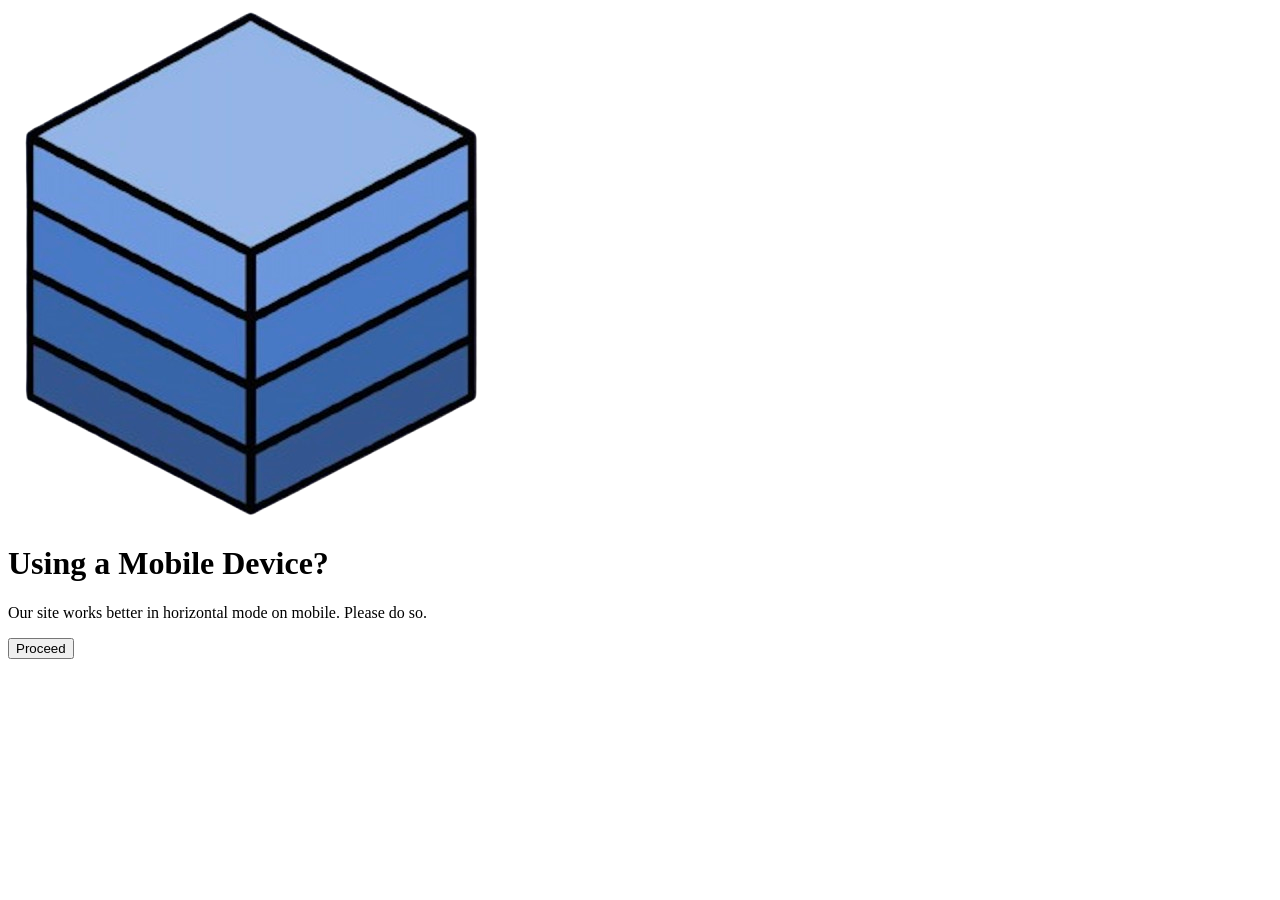
<file: mobile-warning.html>
<!DOCTYPE html><html><head><meta charSet="utf-8"/><meta name="viewport" content="width=device-width, initial-scale=1"/><link rel="preload" as="image" href="/assets/sondra-logo.png"/><link rel="stylesheet" href="https://www.getsondra.com/_next/static/css/c2cc8f79e12ef6fc.css" data-precedence="next"/><link rel="preload" as="script" fetchPriority="low" href="https://www.getsondra.com/_next/static/chunks/webpack-b10de3c1e2424b68.js"/><script src="https://www.getsondra.com/_next/static/chunks/fd9d1056-796f5f0836d7e441.js" async=""></script><script src="https://www.getsondra.com/_next/static/chunks/117-2f7d3bc9224f9778.js" async=""></script><script src="https://www.getsondra.com/_next/static/chunks/main-app-249c87453fc814bc.js" async=""></script><script src="https://www.getsondra.com/_next/static/chunks/522-47fa9704118a4011.js" async=""></script><script src="https://www.getsondra.com/_next/static/chunks/app/mobile-warning/page-5bb6891e1d005796.js" async=""></script><script src="https://www.getsondra.com/_next/static/chunks/app/layout-8d47a19ae84ac01d.js" async=""></script><link rel="icon" href="/icon.ico?069f818712ed298c" type="image/x-icon" sizes="31x32"/><script src="https://www.getsondra.com/_next/static/chunks/polyfills-42372ed130431b0a.js" noModule=""></script></head><body><div class="flex h-screen bg-background"><main class="flex-1 overflow-y-auto p-8"><div class="flex flex-col items-center justify-center h-screen text-center px-4"><img src="/assets/sondra-logo.png" alt="Sondra" class="w-20 mb-8"/><h1 class="text-2xl font-bold mb-4">Using a Mobile Device?</h1><p class="text-lg text-gray-600 mb-6">Our site works better in horizontal mode on mobile. Please do so.</p><button class="inline-flex items-center justify-center gap-2 whitespace-nowrap rounded-md text-sm font-medium transition-colors focus-visible:outline-none focus-visible:ring-1 focus-visible:ring-ring disabled:pointer-events-none disabled:opacity-50 [&amp;_svg]:pointer-events-none [&amp;_svg]:size-4 [&amp;_svg]:shrink-0 bg-primary text-primary-foreground shadow hover:bg-primary/90 h-9 px-6 py-2">Proceed</button></div></main></div><script src="https://www.getsondra.com/_next/static/chunks/webpack-b10de3c1e2424b68.js" async=""></script><script>(self.__next_f=self.__next_f||[]).push([0]);self.__next_f.push([2,null])</script><script>self.__next_f.push([1,"1:HL[\"https://www.getsondra.com/_next/static/css/c2cc8f79e12ef6fc.css\",\"style\"]\n"])</script><script>self.__next_f.push([1,"2:I[2846,[],\"\"]\n4:I[9107,[],\"ClientPageRoot\"]\n5:I[3606,[\"522\",\"static/chunks/522-47fa9704118a4011.js\",\"657\",\"static/chunks/app/mobile-warning/page-5bb6891e1d005796.js\"],\"default\",1]\n6:I[4707,[],\"\"]\n7:I[6423,[],\"\"]\n8:I[6563,[\"185\",\"static/chunks/app/layout-8d47a19ae84ac01d.js\"],\"default\",1]\nb:I[1060,[],\"\"]\n9:{}\nc:[]\n"])</script><script>self.__next_f.push([1,"0:[\"$\",\"$L2\",null,{\"buildId\":\"0i2zlCEpAsbeMk2_g9ETG\",\"assetPrefix\":\"https://www.getsondra.com\",\"urlParts\":[\"\",\"mobile-warning\"],\"initialTree\":[\"\",{\"children\":[\"mobile-warning\",{\"children\":[\"__PAGE__\",{}]}]},\"$undefined\",\"$undefined\",true],\"initialSeedData\":[\"\",{\"children\":[\"mobile-warning\",{\"children\":[\"__PAGE__\",{},[[\"$L3\",[\"$\",\"$L4\",null,{\"props\":{\"params\":{},\"searchParams\":{}},\"Component\":\"$5\"}],null],null],null]},[null,[\"$\",\"$L6\",null,{\"parallelRouterKey\":\"children\",\"segmentPath\":[\"children\",\"mobile-warning\",\"children\"],\"error\":\"$undefined\",\"errorStyles\":\"$undefined\",\"errorScripts\":\"$undefined\",\"template\":[\"$\",\"$L7\",null,{}],\"templateStyles\":\"$undefined\",\"templateScripts\":\"$undefined\",\"notFound\":\"$undefined\",\"notFoundStyles\":\"$undefined\"}]],null]},[[[[\"$\",\"link\",\"0\",{\"rel\":\"stylesheet\",\"href\":\"https://www.getsondra.com/_next/static/css/c2cc8f79e12ef6fc.css\",\"precedence\":\"next\",\"crossOrigin\":\"$undefined\"}]],[\"$\",\"$L8\",null,{\"children\":[\"$\",\"$L6\",null,{\"parallelRouterKey\":\"children\",\"segmentPath\":[\"children\"],\"error\":\"$undefined\",\"errorStyles\":\"$undefined\",\"errorScripts\":\"$undefined\",\"template\":[\"$\",\"$L7\",null,{}],\"templateStyles\":\"$undefined\",\"templateScripts\":\"$undefined\",\"notFound\":[[\"$\",\"title\",null,{\"children\":\"404: This page could not be found.\"}],[\"$\",\"div\",null,{\"style\":{\"fontFamily\":\"system-ui,\\\"Segoe UI\\\",Roboto,Helvetica,Arial,sans-serif,\\\"Apple Color Emoji\\\",\\\"Segoe UI Emoji\\\"\",\"height\":\"100vh\",\"textAlign\":\"center\",\"display\":\"flex\",\"flexDirection\":\"column\",\"alignItems\":\"center\",\"justifyContent\":\"center\"},\"children\":[\"$\",\"div\",null,{\"children\":[[\"$\",\"style\",null,{\"dangerouslySetInnerHTML\":{\"__html\":\"body{color:#000;background:#fff;margin:0}.next-error-h1{border-right:1px solid rgba(0,0,0,.3)}@media (prefers-color-scheme:dark){body{color:#fff;background:#000}.next-error-h1{border-right:1px solid rgba(255,255,255,.3)}}\"}}],[\"$\",\"h1\",null,{\"className\":\"next-error-h1\",\"style\":{\"display\":\"inline-block\",\"margin\":\"0 20px 0 0\",\"padding\":\"0 23px 0 0\",\"fontSize\":24,\"fontWeight\":500,\"verticalAlign\":\"top\",\"lineHeight\":\"49px\"},\"children\":\"404\"}],[\"$\",\"div\",null,{\"style\":{\"display\":\"inline-block\"},\"children\":[\"$\",\"h2\",null,{\"style\":{\"fontSize\":14,\"fontWeight\":400,\"lineHeight\":\"49px\",\"margin\":0},\"children\":\"This page could not be found.\"}]}]]}]}]],\"notFoundStyles\":[]}],\"params\":\"$9\"}]],null],null],\"couldBeIntercepted\":false,\"initialHead\":[null,\"$La\"],\"globalErrorComponent\":\"$b\",\"missingSlots\":\"$Wc\"}]\n"])</script><script>self.__next_f.push([1,"a:[[\"$\",\"meta\",\"0\",{\"name\":\"viewport\",\"content\":\"width=device-width, initial-scale=1\"}],[\"$\",\"meta\",\"1\",{\"charSet\":\"utf-8\"}],[\"$\",\"link\",\"2\",{\"rel\":\"icon\",\"href\":\"/icon.ico?069f818712ed298c\",\"type\":\"image/x-icon\",\"sizes\":\"31x32\"}]]\n3:null\n"])</script></body></html>
</file>
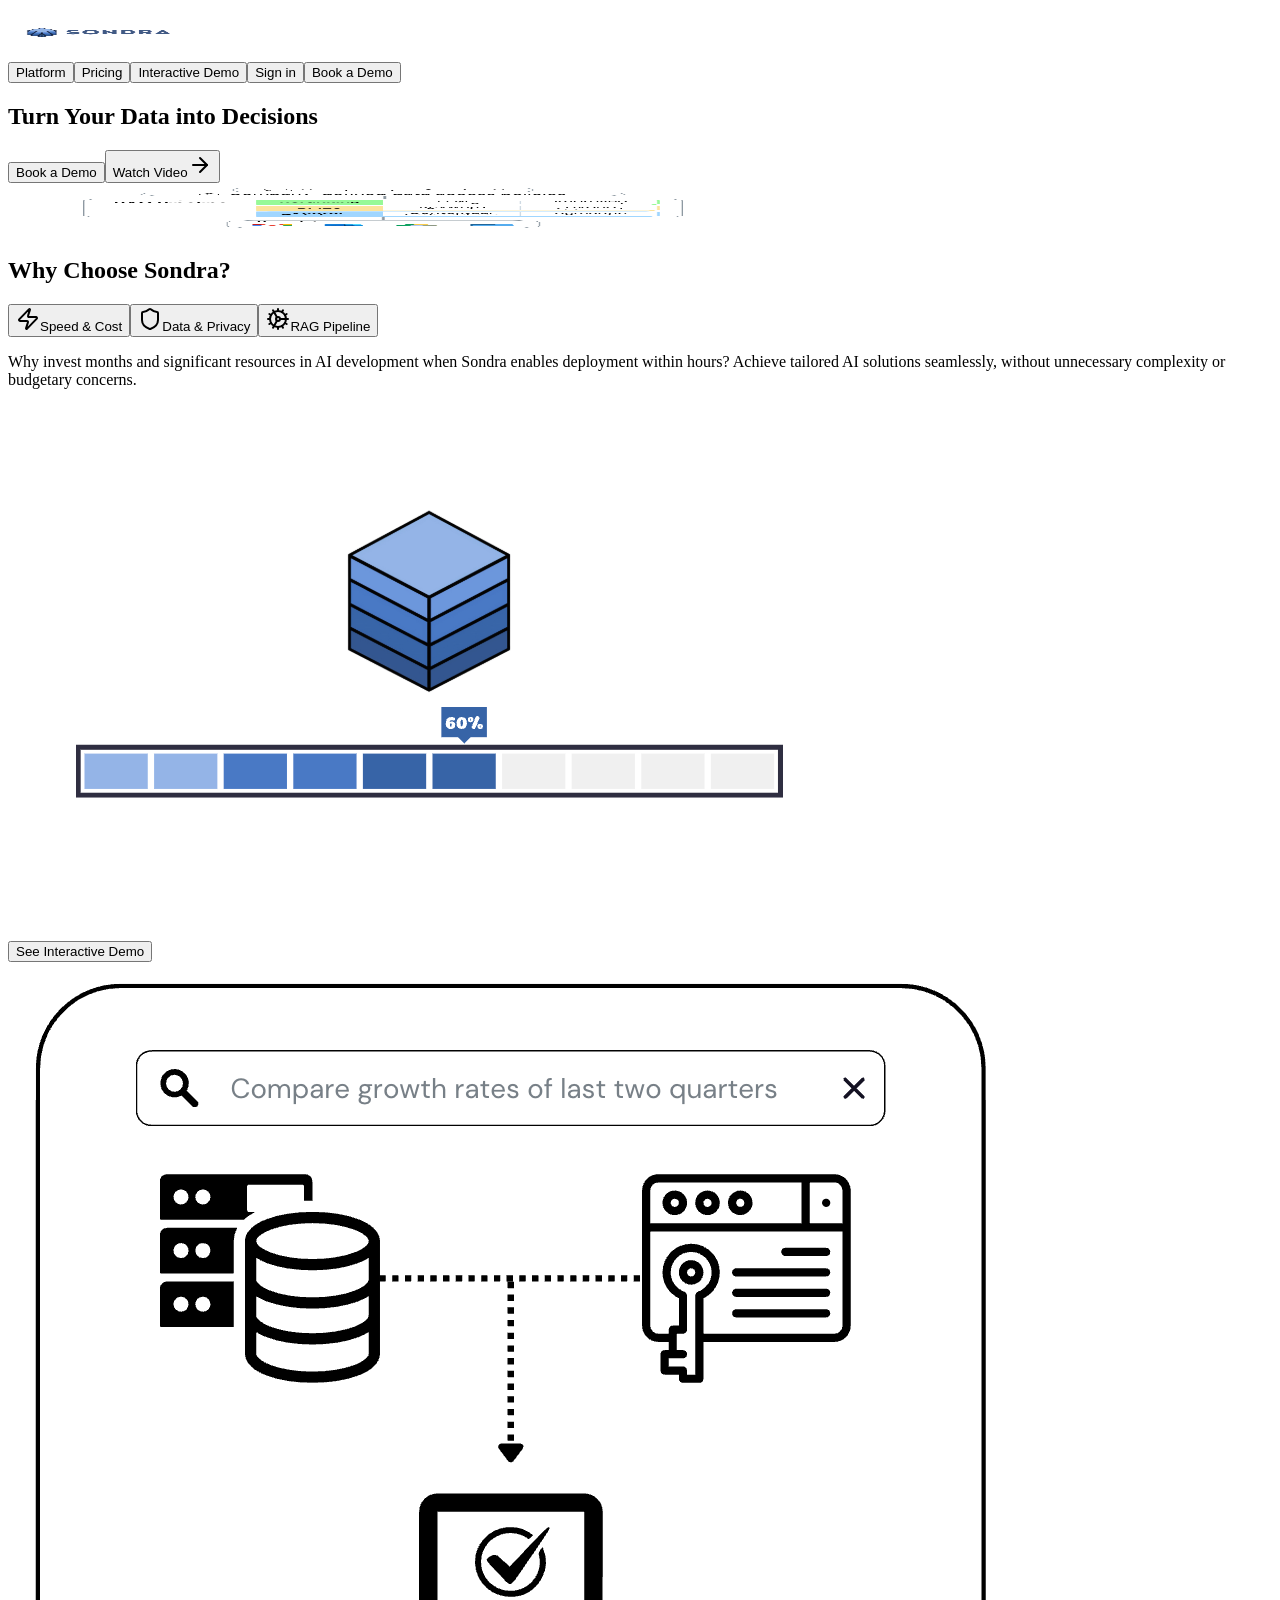
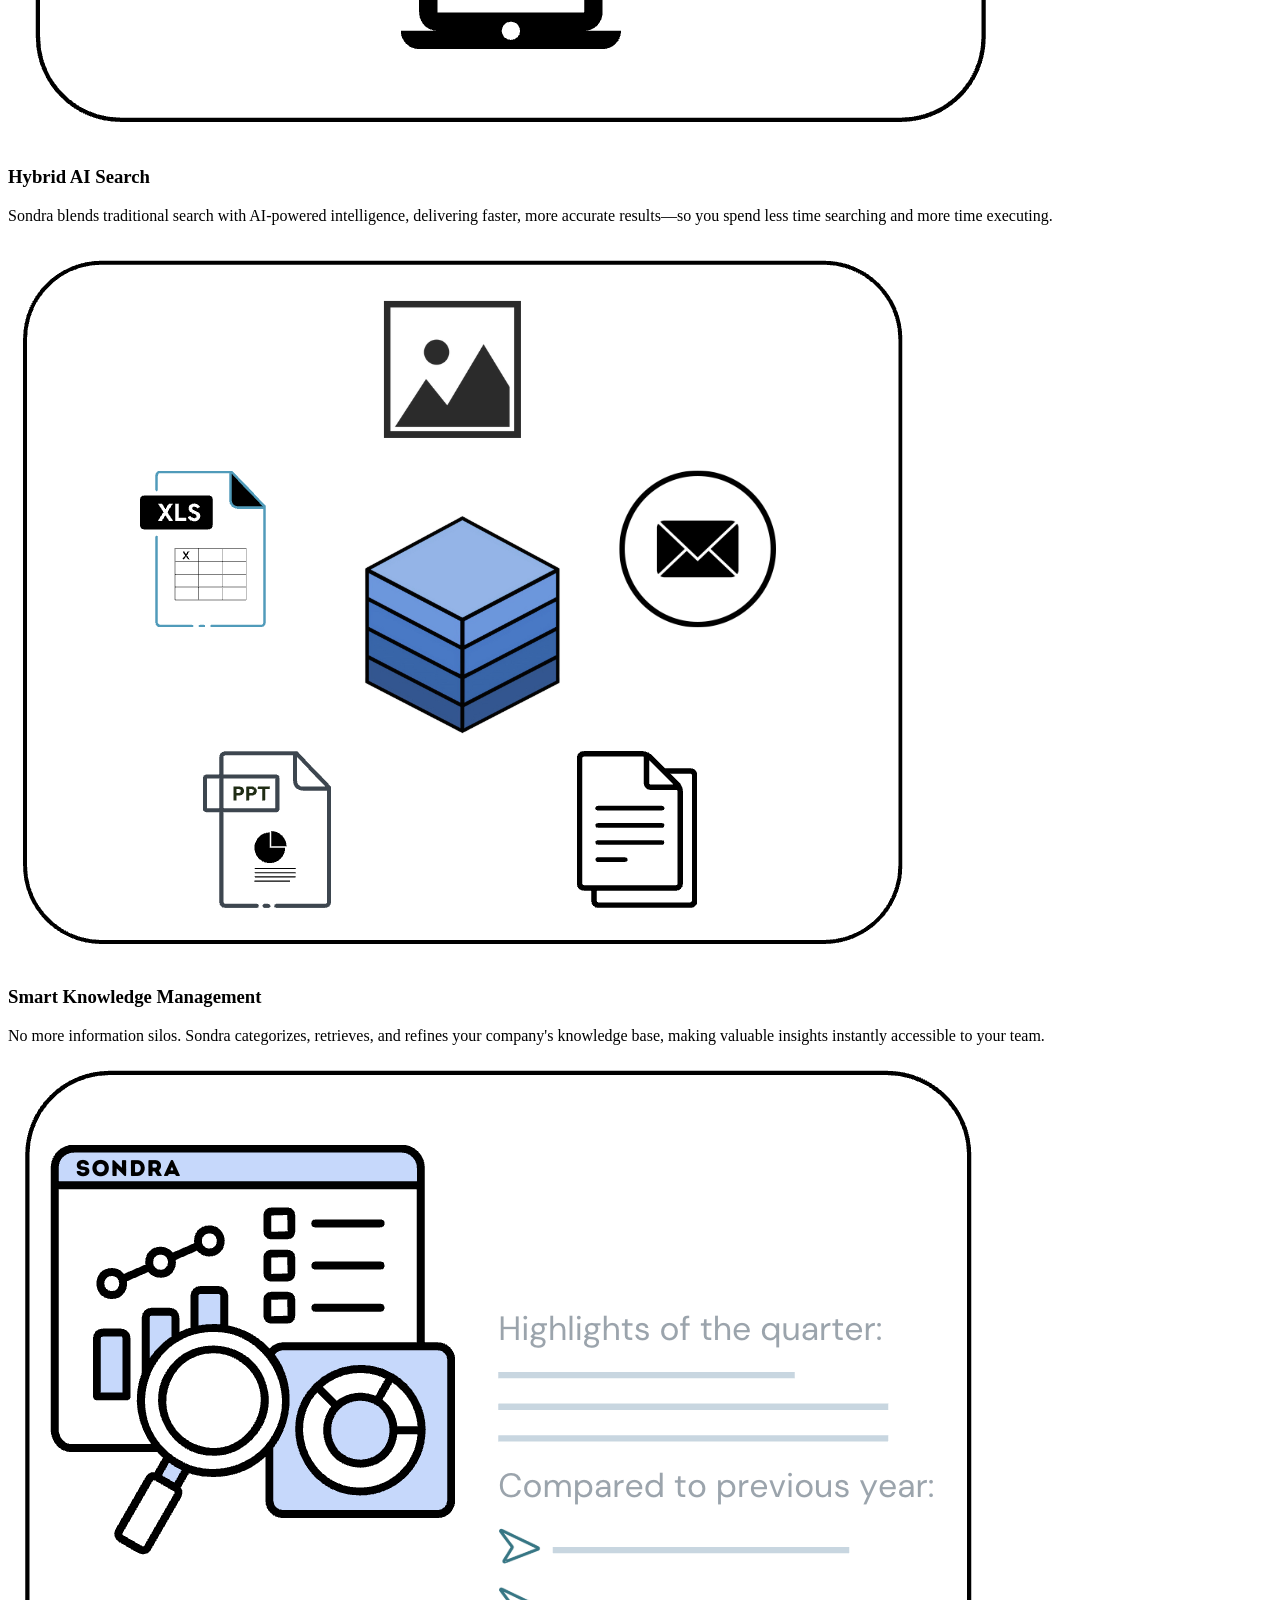
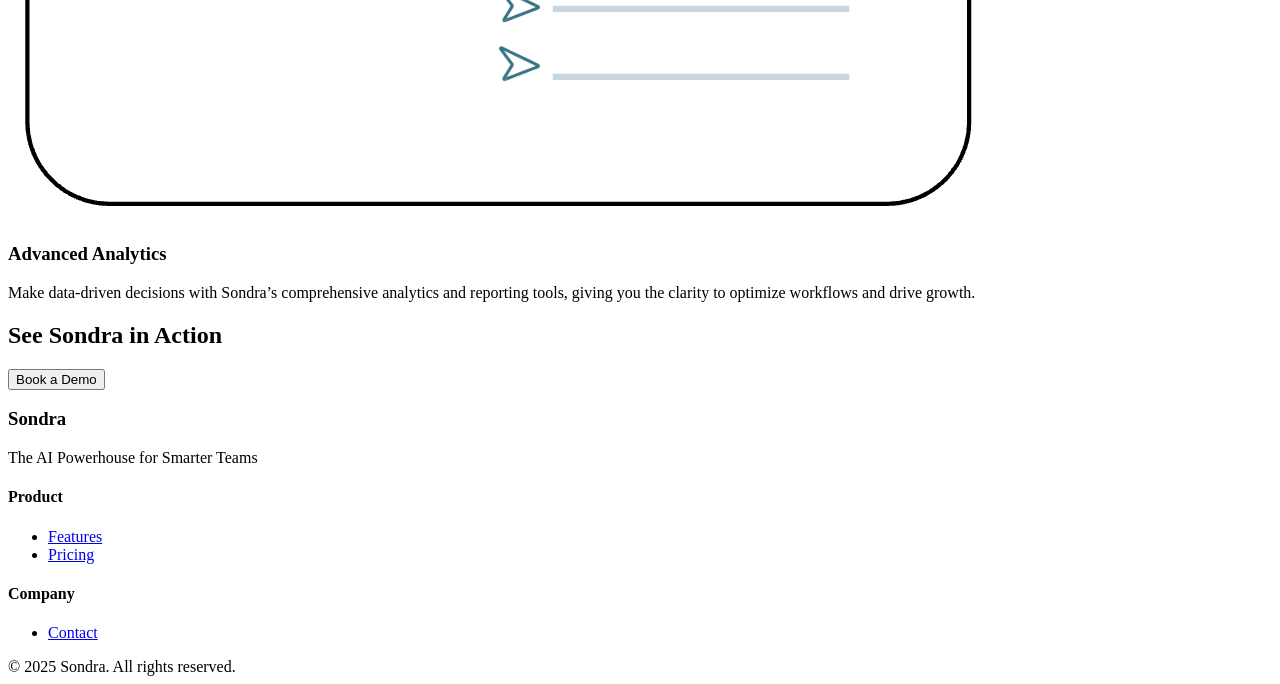
<file: platform.html>
<!DOCTYPE html><html><head><meta charSet="utf-8"/><meta name="viewport" content="width=device-width, initial-scale=1"/><link rel="preload" as="image" href="assets/speed-cost-image.png"/><link rel="preload" as="image" href="assets/hybrid-ai-search-image-new.png"/><link rel="preload" as="image" href="assets/smart-knowledge-management-image.png"/><link rel="preload" as="image" href="assets/advanced-analytics-image.png"/><link rel="stylesheet" href="https://www.getsondra.com/_next/static/css/c2cc8f79e12ef6fc.css" data-precedence="next"/><link rel="preload" as="script" fetchPriority="low" href="https://www.getsondra.com/_next/static/chunks/webpack-b10de3c1e2424b68.js"/><script src="https://www.getsondra.com/_next/static/chunks/fd9d1056-796f5f0836d7e441.js" async=""></script><script src="https://www.getsondra.com/_next/static/chunks/117-2f7d3bc9224f9778.js" async=""></script><script src="https://www.getsondra.com/_next/static/chunks/main-app-249c87453fc814bc.js" async=""></script><script src="https://www.getsondra.com/_next/static/chunks/522-47fa9704118a4011.js" async=""></script><script src="https://www.getsondra.com/_next/static/chunks/187-fced2ec3bd08a23a.js" async=""></script><script src="https://www.getsondra.com/_next/static/chunks/app/platform/page-7c5a0ca70d511691.js" async=""></script><script src="https://www.getsondra.com/_next/static/chunks/app/layout-8d47a19ae84ac01d.js" async=""></script><link rel="icon" href="/icon.ico?069f818712ed298c" type="image/x-icon" sizes="31x32"/><script src="https://www.getsondra.com/_next/static/chunks/polyfills-42372ed130431b0a.js" noModule=""></script></head><body><div class="flex h-screen bg-background"><main class="flex-1 overflow-y-auto p-8"><div class="pt-16"><nav class="fixed top-0 w-full bg-background/80 backdrop-blur-sm z-50 border-b"><div class="container mx-auto px-4 h-16 flex items-center justify-between"><div class="text-2xl font-bold"><img alt="Logo" loading="lazy" width="180" height="50" decoding="async" data-nimg="1" class="cursor-pointer" style="color:transparent" src="assets/sondra-image.png"/></div><div class="flex items-center gap-6"><button class="inline-flex items-center justify-center gap-2 whitespace-nowrap rounded-md text-sm font-medium transition-colors focus-visible:outline-none focus-visible:ring-1 focus-visible:ring-ring disabled:pointer-events-none disabled:opacity-50 [&amp;_svg]:pointer-events-none [&amp;_svg]:size-4 [&amp;_svg]:shrink-0 hover:bg-accent hover:text-accent-foreground h-9 px-4 py-2">Platform</button><button class="inline-flex items-center justify-center gap-2 whitespace-nowrap rounded-md text-sm font-medium transition-colors focus-visible:outline-none focus-visible:ring-1 focus-visible:ring-ring disabled:pointer-events-none disabled:opacity-50 [&amp;_svg]:pointer-events-none [&amp;_svg]:size-4 [&amp;_svg]:shrink-0 hover:bg-accent hover:text-accent-foreground h-9 px-4 py-2">Pricing</button><button class="inline-flex items-center justify-center gap-2 whitespace-nowrap rounded-md text-sm font-medium transition-colors focus-visible:outline-none focus-visible:ring-1 focus-visible:ring-ring disabled:pointer-events-none disabled:opacity-50 [&amp;_svg]:pointer-events-none [&amp;_svg]:size-4 [&amp;_svg]:shrink-0 hover:bg-accent hover:text-accent-foreground h-9 px-4 py-2">Interactive Demo</button><button class="inline-flex items-center justify-center gap-2 whitespace-nowrap rounded-md text-sm font-medium transition-colors focus-visible:outline-none focus-visible:ring-1 focus-visible:ring-ring disabled:pointer-events-none disabled:opacity-50 [&amp;_svg]:pointer-events-none [&amp;_svg]:size-4 [&amp;_svg]:shrink-0 border bg-background shadow-sm hover:text-accent-foreground h-9 px-4 py-2 border-blue-500 text-blue-500 hover:bg-blue-50">Sign in</button><button class="inline-flex items-center justify-center gap-2 whitespace-nowrap rounded-md text-sm font-medium transition-colors focus-visible:outline-none focus-visible:ring-1 focus-visible:ring-ring disabled:pointer-events-none disabled:opacity-50 [&amp;_svg]:pointer-events-none [&amp;_svg]:size-4 [&amp;_svg]:shrink-0 shadow hover:bg-primary/90 h-9 px-4 py-2 bg-black text-white">Book a Demo</button></div></div></nav><section class="pt-24 pb-16 text-center"><div class="container mx-auto px-4"><h1 class="text-5xl font-bold mb-8">Turn Your Data into Decisions</h1><div class="flex items-center justify-center gap-4"><button class="inline-flex items-center justify-center gap-2 whitespace-nowrap rounded-md text-sm font-medium transition-colors focus-visible:outline-none focus-visible:ring-1 focus-visible:ring-ring disabled:pointer-events-none disabled:opacity-50 [&amp;_svg]:pointer-events-none [&amp;_svg]:size-4 [&amp;_svg]:shrink-0 shadow hover:bg-primary/90 h-9 px-4 py-2 bg-black text-white">Book a Demo</button><button class="inline-flex items-center justify-center whitespace-nowrap rounded-md text-sm font-medium transition-colors focus-visible:outline-none focus-visible:ring-1 focus-visible:ring-ring disabled:pointer-events-none disabled:opacity-50 [&amp;_svg]:pointer-events-none [&amp;_svg]:size-4 [&amp;_svg]:shrink-0 border border-input bg-background shadow-sm hover:bg-accent hover:text-accent-foreground h-9 px-4 py-2 gap-2">Watch Video<svg xmlns="http://www.w3.org/2000/svg" width="24" height="24" viewBox="0 0 24 24" fill="none" stroke="currentColor" stroke-width="2" stroke-linecap="round" stroke-linejoin="round" class="lucide lucide-arrow-right h-4 w-4"><path d="M5 12h14"></path><path d="m12 5 7 7-7 7"></path></svg></button></div></div></section><section class="py-8 bg-white"><div class="container mx-auto px-4 flex justify-center"><img alt="Gmail" loading="lazy" width="750" height="50" decoding="async" data-nimg="1" class="center" style="color:transparent" src="assets/sondra-workflow.png"/></div></section><section class="py-16"><div class="container mx-auto px-4"><div class="grid grid-cols-2 gap-12"><div><h2 class="text-2xl font-bold mb-6">Why Choose Sondra?</h2><div class="space-y-4 mb-6"><button class="block text-left w-full p-2 rounded flex bg-gray-100" id="6odsar_0"><svg xmlns="http://www.w3.org/2000/svg" width="24" height="24" viewBox="0 0 24 24" fill="none" stroke="currentColor" stroke-width="2" stroke-linecap="round" stroke-linejoin="round" class="lucide lucide-zap"><path d="M4 14a1 1 0 0 1-.78-1.63l9.9-10.2a.5.5 0 0 1 .86.46l-1.92 6.02A1 1 0 0 0 13 10h7a1 1 0 0 1 .78 1.63l-9.9 10.2a.5.5 0 0 1-.86-.46l1.92-6.02A1 1 0 0 0 11 14z"></path></svg>Speed &amp; Cost</button><button class="block text-left w-full p-2 rounded flex " id="6odsar_1"><svg xmlns="http://www.w3.org/2000/svg" width="24" height="24" viewBox="0 0 24 24" fill="none" stroke="currentColor" stroke-width="2" stroke-linecap="round" stroke-linejoin="round" class="lucide lucide-shield"><path d="M20 13c0 5-3.5 7.5-7.66 8.95a1 1 0 0 1-.67-.01C7.5 20.5 4 18 4 13V6a1 1 0 0 1 1-1c2 0 4.5-1.2 6.24-2.72a1.17 1.17 0 0 1 1.52 0C14.51 3.81 17 5 19 5a1 1 0 0 1 1 1z"></path></svg>Data &amp; Privacy</button><button class="block text-left w-full p-2 rounded flex " id="6odsar_2"><svg xmlns="http://www.w3.org/2000/svg" width="24" height="24" viewBox="0 0 24 24" fill="none" stroke="currentColor" stroke-width="2" stroke-linecap="round" stroke-linejoin="round" class="lucide lucide-cog"><path d="M12 20a8 8 0 1 0 0-16 8 8 0 0 0 0 16Z"></path><path d="M12 14a2 2 0 1 0 0-4 2 2 0 0 0 0 4Z"></path><path d="M12 2v2"></path><path d="M12 22v-2"></path><path d="m17 20.66-1-1.73"></path><path d="M11 10.27 7 3.34"></path><path d="m20.66 17-1.73-1"></path><path d="m3.34 7 1.73 1"></path><path d="M14 12h8"></path><path d="M2 12h2"></path><path d="m20.66 7-1.73 1"></path><path d="m3.34 17 1.73-1"></path><path d="m17 3.34-1 1.73"></path><path d="m11 13.73-4 6.93"></path></svg>RAG Pipeline</button></div><p class="text-gray-600">Why invest months and significant resources in AI development when Sondra enables deployment within hours? Achieve tailored AI solutions seamlessly, without unnecessary complexity or budgetary concerns.</p></div><div class="relative"><img src="assets/speed-cost-image.png" alt="Speed &amp; Cost" class="rounded-lg"/></div></div><div class="text-center mt-8"><button class="inline-flex items-center justify-center gap-2 whitespace-nowrap rounded-md text-sm font-medium transition-colors focus-visible:outline-none focus-visible:ring-1 focus-visible:ring-ring disabled:pointer-events-none disabled:opacity-50 [&amp;_svg]:pointer-events-none [&amp;_svg]:size-4 [&amp;_svg]:shrink-0 shadow h-9 px-4 py-2 bg-white text-black border border-black hover:bg-black hover:text-white">See Interactive Demo</button></div></div></section><section class="py-16"><div class="container mx-auto px-4"><div class="flex items-center gap-12 mb-16 " id="lcky6x_0"><div class="flex-1" id="0t5wq4_0"><img src="assets/hybrid-ai-search-image-new.png" alt="Hybrid AI Search" class="rounded-lg" id="20mh2u_0"/></div><div class="flex-1" id="id4twl_0"><h3 class="text-2xl font-bold mb-4" id="1b8jr3_0">Hybrid AI Search</h3><p class="text-gray-600" id="vhkc89_0">Sondra blends traditional search with AI-powered intelligence, delivering faster, more accurate results—so you spend less time searching and more time executing.</p></div></div><div class="flex items-center gap-12 mb-16 flex-row-reverse" id="lcky6x_1"><div class="flex-1" id="0t5wq4_1"><img src="assets/smart-knowledge-management-image.png" alt="Smart Knowledge Management" class="rounded-lg" id="20mh2u_1"/></div><div class="flex-1" id="id4twl_1"><h3 class="text-2xl font-bold mb-4" id="1b8jr3_1">Smart Knowledge Management</h3><p class="text-gray-600" id="vhkc89_1">No more information silos. Sondra categorizes, retrieves, and refines your company&#x27;s knowledge base, making valuable insights instantly accessible to your team.</p></div></div><div class="flex items-center gap-12 mb-16 " id="lcky6x_2"><div class="flex-1" id="0t5wq4_2"><img src="assets/advanced-analytics-image.png" alt="Advanced Analytics" class="rounded-lg" id="20mh2u_2"/></div><div class="flex-1" id="id4twl_2"><h3 class="text-2xl font-bold mb-4" id="1b8jr3_2">Advanced Analytics</h3><p class="text-gray-600" id="vhkc89_2">Make data-driven decisions with Sondra’s comprehensive analytics and reporting tools, giving you the clarity to optimize workflows and drive growth.</p></div></div></div></section><section class="bg-[url(/assets/gradient-bg.png)] py-16 bg-cover bg-center rounded-lg"><div class="container mx-auto px-4 text-center"><h2 class="text-3xl font-bold text-white mb-6">See Sondra in Action</h2><button class="inline-flex items-center justify-center gap-2 whitespace-nowrap rounded-md text-sm font-medium transition-colors focus-visible:outline-none focus-visible:ring-1 focus-visible:ring-ring disabled:pointer-events-none disabled:opacity-50 [&amp;_svg]:pointer-events-none [&amp;_svg]:size-4 [&amp;_svg]:shrink-0 shadow h-9 px-4 py-2 bg-white hover:bg-black hover:text-white text-black">Book a Demo</button></div></section><footer class="bg-background border-t border-border"><div class="container mx-auto px-4 py-12"><div class="grid grid-cols-4 gap-8"><div><h3 class="font-bold text-lg mb-4">Sondra</h3><p class="text-sm text-muted-foreground">The AI Powerhouse for Smarter Teams</p></div><div><h4 class="font-semibold mb-4">Product</h4><ul class="space-y-2 text-sm text-muted-foreground"><li><a href="/platform">Features</a></li><li><a href="/pricing">Pricing</a></li></ul></div><div><h4 class="font-semibold mb-4">Company</h4><ul class="space-y-2 text-sm text-muted-foreground"><li><a href="mailto:berke@getsondra.com">Contact</a></li></ul></div></div><div class="mt-12 pt-8 border-t border-border text-center text-sm text-muted-foreground">© <!-- -->2025<!-- --> Sondra. All rights reserved.</div></div></footer></div></main></div><script src="https://www.getsondra.com/_next/static/chunks/webpack-b10de3c1e2424b68.js" async=""></script><script>(self.__next_f=self.__next_f||[]).push([0]);self.__next_f.push([2,null])</script><script>self.__next_f.push([1,"1:HL[\"https://www.getsondra.com/_next/static/css/c2cc8f79e12ef6fc.css\",\"style\"]\n"])</script><script>self.__next_f.push([1,"2:I[2846,[],\"\"]\n4:I[9107,[],\"ClientPageRoot\"]\n5:I[9723,[\"522\",\"static/chunks/522-47fa9704118a4011.js\",\"187\",\"static/chunks/187-fced2ec3bd08a23a.js\",\"722\",\"static/chunks/app/platform/page-7c5a0ca70d511691.js\"],\"default\",1]\n6:I[4707,[],\"\"]\n7:I[6423,[],\"\"]\n8:I[6563,[\"185\",\"static/chunks/app/layout-8d47a19ae84ac01d.js\"],\"default\",1]\nb:I[1060,[],\"\"]\n9:{}\nc:[]\n"])</script><script>self.__next_f.push([1,"0:[\"$\",\"$L2\",null,{\"buildId\":\"0i2zlCEpAsbeMk2_g9ETG\",\"assetPrefix\":\"https://www.getsondra.com\",\"urlParts\":[\"\",\"platform\"],\"initialTree\":[\"\",{\"children\":[\"platform\",{\"children\":[\"__PAGE__\",{}]}]},\"$undefined\",\"$undefined\",true],\"initialSeedData\":[\"\",{\"children\":[\"platform\",{\"children\":[\"__PAGE__\",{},[[\"$L3\",[\"$\",\"$L4\",null,{\"props\":{\"params\":{},\"searchParams\":{}},\"Component\":\"$5\"}],null],null],null]},[null,[\"$\",\"$L6\",null,{\"parallelRouterKey\":\"children\",\"segmentPath\":[\"children\",\"platform\",\"children\"],\"error\":\"$undefined\",\"errorStyles\":\"$undefined\",\"errorScripts\":\"$undefined\",\"template\":[\"$\",\"$L7\",null,{}],\"templateStyles\":\"$undefined\",\"templateScripts\":\"$undefined\",\"notFound\":\"$undefined\",\"notFoundStyles\":\"$undefined\"}]],null]},[[[[\"$\",\"link\",\"0\",{\"rel\":\"stylesheet\",\"href\":\"https://www.getsondra.com/_next/static/css/c2cc8f79e12ef6fc.css\",\"precedence\":\"next\",\"crossOrigin\":\"$undefined\"}]],[\"$\",\"$L8\",null,{\"children\":[\"$\",\"$L6\",null,{\"parallelRouterKey\":\"children\",\"segmentPath\":[\"children\"],\"error\":\"$undefined\",\"errorStyles\":\"$undefined\",\"errorScripts\":\"$undefined\",\"template\":[\"$\",\"$L7\",null,{}],\"templateStyles\":\"$undefined\",\"templateScripts\":\"$undefined\",\"notFound\":[[\"$\",\"title\",null,{\"children\":\"404: This page could not be found.\"}],[\"$\",\"div\",null,{\"style\":{\"fontFamily\":\"system-ui,\\\"Segoe UI\\\",Roboto,Helvetica,Arial,sans-serif,\\\"Apple Color Emoji\\\",\\\"Segoe UI Emoji\\\"\",\"height\":\"100vh\",\"textAlign\":\"center\",\"display\":\"flex\",\"flexDirection\":\"column\",\"alignItems\":\"center\",\"justifyContent\":\"center\"},\"children\":[\"$\",\"div\",null,{\"children\":[[\"$\",\"style\",null,{\"dangerouslySetInnerHTML\":{\"__html\":\"body{color:#000;background:#fff;margin:0}.next-error-h1{border-right:1px solid rgba(0,0,0,.3)}@media (prefers-color-scheme:dark){body{color:#fff;background:#000}.next-error-h1{border-right:1px solid rgba(255,255,255,.3)}}\"}}],[\"$\",\"h1\",null,{\"className\":\"next-error-h1\",\"style\":{\"display\":\"inline-block\",\"margin\":\"0 20px 0 0\",\"padding\":\"0 23px 0 0\",\"fontSize\":24,\"fontWeight\":500,\"verticalAlign\":\"top\",\"lineHeight\":\"49px\"},\"children\":\"404\"}],[\"$\",\"div\",null,{\"style\":{\"display\":\"inline-block\"},\"children\":[\"$\",\"h2\",null,{\"style\":{\"fontSize\":14,\"fontWeight\":400,\"lineHeight\":\"49px\",\"margin\":0},\"children\":\"This page could not be found.\"}]}]]}]}]],\"notFoundStyles\":[]}],\"params\":\"$9\"}]],null],null],\"couldBeIntercepted\":false,\"initialHead\":[null,\"$La\"],\"globalErrorComponent\":\"$b\",\"missingSlots\":\"$Wc\"}]\n"])</script><script>self.__next_f.push([1,"a:[[\"$\",\"meta\",\"0\",{\"name\":\"viewport\",\"content\":\"width=device-width, initial-scale=1\"}],[\"$\",\"meta\",\"1\",{\"charSet\":\"utf-8\"}],[\"$\",\"link\",\"2\",{\"rel\":\"icon\",\"href\":\"/icon.ico?069f818712ed298c\",\"type\":\"image/x-icon\",\"sizes\":\"31x32\"}]]\n3:null\n"])</script></body></html>
</file>
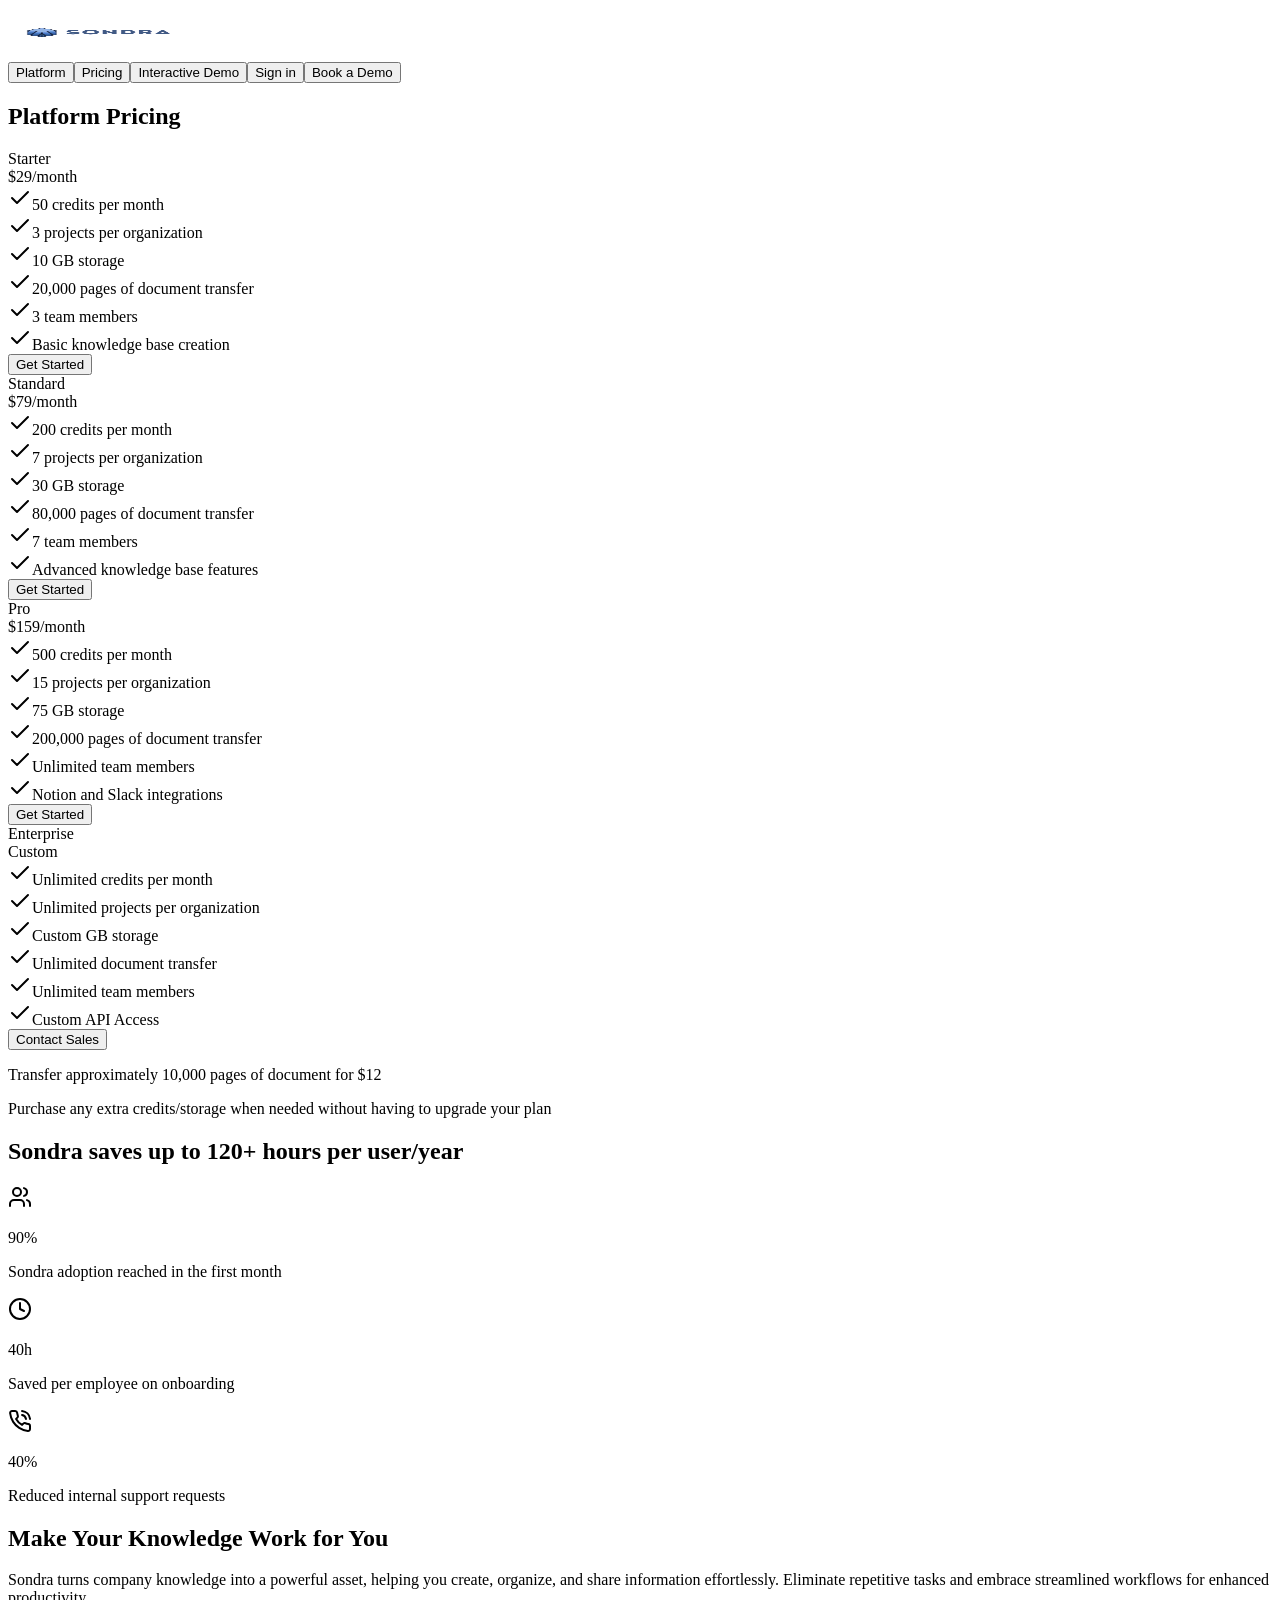
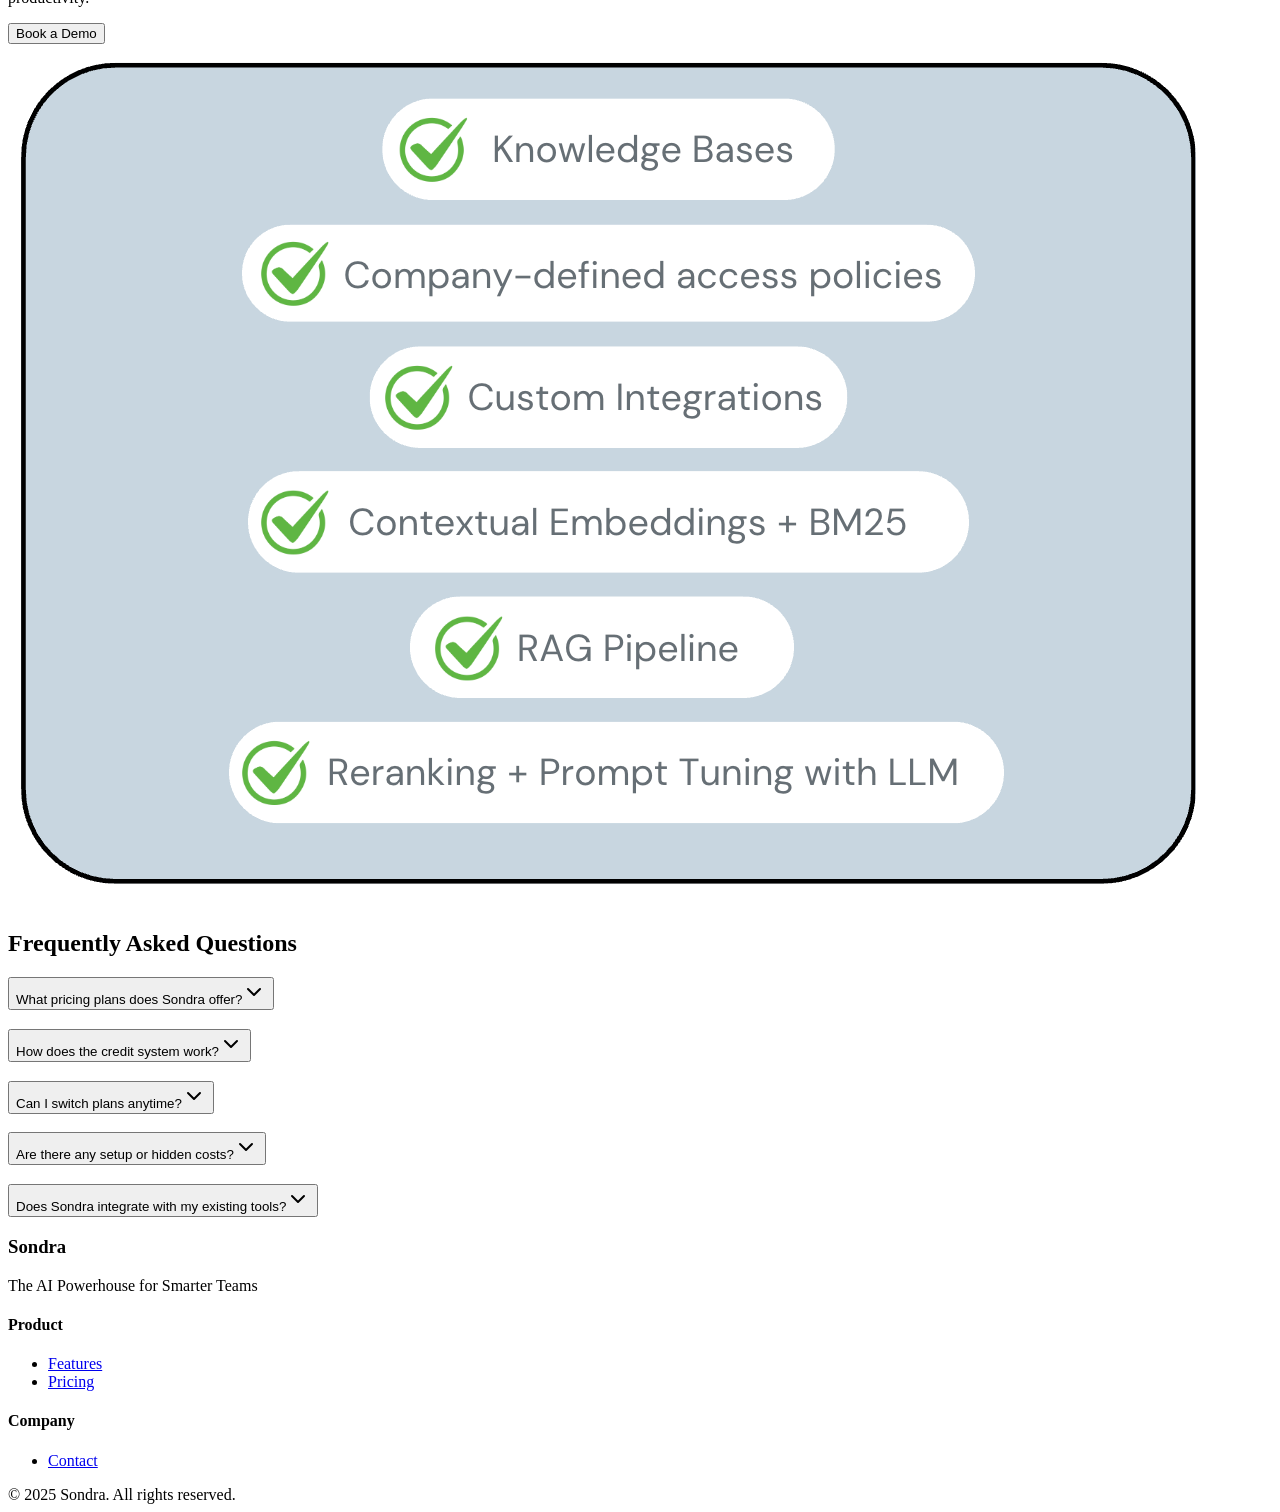
<file: pricing.html>
<!DOCTYPE html><html><head><meta charSet="utf-8"/><meta name="viewport" content="width=device-width, initial-scale=1"/><link rel="preload" as="image" href="assets/call-action-image.png"/><link rel="stylesheet" href="https://www.getsondra.com/_next/static/css/c2cc8f79e12ef6fc.css" data-precedence="next"/><link rel="preload" as="script" fetchPriority="low" href="https://www.getsondra.com/_next/static/chunks/webpack-b10de3c1e2424b68.js"/><script src="https://www.getsondra.com/_next/static/chunks/fd9d1056-796f5f0836d7e441.js" async=""></script><script src="https://www.getsondra.com/_next/static/chunks/117-2f7d3bc9224f9778.js" async=""></script><script src="https://www.getsondra.com/_next/static/chunks/main-app-249c87453fc814bc.js" async=""></script><script src="https://www.getsondra.com/_next/static/chunks/522-47fa9704118a4011.js" async=""></script><script src="https://www.getsondra.com/_next/static/chunks/187-fced2ec3bd08a23a.js" async=""></script><script src="https://www.getsondra.com/_next/static/chunks/751-b52b78b403eea85b.js" async=""></script><script src="https://www.getsondra.com/_next/static/chunks/app/pricing/page-33e4e45e2c9e54ed.js" async=""></script><script src="https://www.getsondra.com/_next/static/chunks/app/layout-8d47a19ae84ac01d.js" async=""></script><link rel="icon" href="/icon.ico?069f818712ed298c" type="image/x-icon" sizes="31x32"/><script src="https://www.getsondra.com/_next/static/chunks/polyfills-42372ed130431b0a.js" noModule=""></script></head><body><div class="flex h-screen bg-background"><main class="flex-1 overflow-y-auto p-8"><div class="flex flex-col gap-20"><nav class="fixed top-0 w-full bg-background/80 backdrop-blur-sm z-50 border-b"><div class="container mx-auto px-4 h-16 flex items-center justify-between"><div class="text-2xl font-bold"><img alt="Logo" loading="lazy" width="180" height="50" decoding="async" data-nimg="1" class="cursor-pointer" style="color:transparent" src="assets/sondra-image.png"/></div><div class="flex items-center gap-6"><button class="inline-flex items-center justify-center gap-2 whitespace-nowrap rounded-md text-sm font-medium transition-colors focus-visible:outline-none focus-visible:ring-1 focus-visible:ring-ring disabled:pointer-events-none disabled:opacity-50 [&amp;_svg]:pointer-events-none [&amp;_svg]:size-4 [&amp;_svg]:shrink-0 hover:bg-accent hover:text-accent-foreground h-9 px-4 py-2">Platform</button><button class="inline-flex items-center justify-center gap-2 whitespace-nowrap rounded-md text-sm font-medium transition-colors focus-visible:outline-none focus-visible:ring-1 focus-visible:ring-ring disabled:pointer-events-none disabled:opacity-50 [&amp;_svg]:pointer-events-none [&amp;_svg]:size-4 [&amp;_svg]:shrink-0 hover:bg-accent hover:text-accent-foreground h-9 px-4 py-2">Pricing</button><button class="inline-flex items-center justify-center gap-2 whitespace-nowrap rounded-md text-sm font-medium transition-colors focus-visible:outline-none focus-visible:ring-1 focus-visible:ring-ring disabled:pointer-events-none disabled:opacity-50 [&amp;_svg]:pointer-events-none [&amp;_svg]:size-4 [&amp;_svg]:shrink-0 hover:bg-accent hover:text-accent-foreground h-9 px-4 py-2">Interactive Demo</button><button class="inline-flex items-center justify-center gap-2 whitespace-nowrap rounded-md text-sm font-medium transition-colors focus-visible:outline-none focus-visible:ring-1 focus-visible:ring-ring disabled:pointer-events-none disabled:opacity-50 [&amp;_svg]:pointer-events-none [&amp;_svg]:size-4 [&amp;_svg]:shrink-0 border bg-background shadow-sm hover:text-accent-foreground h-9 px-4 py-2 border-blue-500 text-blue-500 hover:bg-blue-50">Sign in</button><button class="inline-flex items-center justify-center gap-2 whitespace-nowrap rounded-md text-sm font-medium transition-colors focus-visible:outline-none focus-visible:ring-1 focus-visible:ring-ring disabled:pointer-events-none disabled:opacity-50 [&amp;_svg]:pointer-events-none [&amp;_svg]:size-4 [&amp;_svg]:shrink-0 shadow hover:bg-primary/90 h-9 px-4 py-2 bg-black text-white">Book a Demo</button></div></div></nav><section class="container mx-auto px-4 pt-12"><h2 class="text-3xl font-bold text-center mb-12">Platform Pricing</h2><div class="grid grid-cols-1 md:grid-cols-2 lg:grid-cols-4 gap-6"><div class="rounded-xl border bg-card text-card-foreground shadow flex flex-col h-full" id="qix324_0"><div class="flex flex-col space-y-1.5 p-6" id="rr1muk_0"><div class="tracking-tight text-xl font-bold" id="yk7b72_0">Starter</div><div class="text-3xl font-bold mt-4" id="ugg032_0">$29<span class="text-sm font-normal" id="0htzi4_0">/month</span></div></div><div class="p-6 pt-0 flex-grow flex flex-col" id="t6osfq_0"><div class="space-y-4 flex-grow" id="3k34le_0"><div class="flex items-center gap-2" id="rv5srf_0"><svg xmlns="http://www.w3.org/2000/svg" width="24" height="24" viewBox="0 0 24 24" fill="none" stroke="currentColor" stroke-width="2" stroke-linecap="round" stroke-linejoin="round" class="lucide lucide-check h-4 w-4 text-green-500" id="qsa0zl_0"><path d="M20 6 9 17l-5-5"></path></svg><span id="s77hhv_0">50<!-- --> credits per month</span></div><div class="flex items-center gap-2" id="g6blln_0"><svg xmlns="http://www.w3.org/2000/svg" width="24" height="24" viewBox="0 0 24 24" fill="none" stroke="currentColor" stroke-width="2" stroke-linecap="round" stroke-linejoin="round" class="lucide lucide-check h-4 w-4 text-green-500" id="eav1rg_0"><path d="M20 6 9 17l-5-5"></path></svg><span id="5xweie_0">3<!-- --> projects per organization</span></div><div class="flex items-center gap-2" id="xlnox0_0"><svg xmlns="http://www.w3.org/2000/svg" width="24" height="24" viewBox="0 0 24 24" fill="none" stroke="currentColor" stroke-width="2" stroke-linecap="round" stroke-linejoin="round" class="lucide lucide-check h-4 w-4 text-green-500" id="gmyu2f_0"><path d="M20 6 9 17l-5-5"></path></svg><span id="rnpo4t_0">10<!-- --> GB storage</span></div><div class="flex items-center gap-2" id="0rg59k_0"><svg xmlns="http://www.w3.org/2000/svg" width="24" height="24" viewBox="0 0 24 24" fill="none" stroke="currentColor" stroke-width="2" stroke-linecap="round" stroke-linejoin="round" class="lucide lucide-check h-4 w-4 text-green-500" id="01zcnc_0"><path d="M20 6 9 17l-5-5"></path></svg><span id="04dmsz_0">20,000 pages of document transfer</span></div><div class="flex items-center gap-2" id="0rg59k_1"><svg xmlns="http://www.w3.org/2000/svg" width="24" height="24" viewBox="0 0 24 24" fill="none" stroke="currentColor" stroke-width="2" stroke-linecap="round" stroke-linejoin="round" class="lucide lucide-check h-4 w-4 text-green-500" id="01zcnc_1"><path d="M20 6 9 17l-5-5"></path></svg><span id="04dmsz_1">3 team members</span></div><div class="flex items-center gap-2" id="0rg59k_2"><svg xmlns="http://www.w3.org/2000/svg" width="24" height="24" viewBox="0 0 24 24" fill="none" stroke="currentColor" stroke-width="2" stroke-linecap="round" stroke-linejoin="round" class="lucide lucide-check h-4 w-4 text-green-500" id="01zcnc_2"><path d="M20 6 9 17l-5-5"></path></svg><span id="04dmsz_2">Basic knowledge base creation</span></div></div><button class="inline-flex items-center justify-center gap-2 whitespace-nowrap rounded-md text-sm font-medium transition-colors focus-visible:outline-none focus-visible:ring-1 focus-visible:ring-ring disabled:pointer-events-none disabled:opacity-50 [&amp;_svg]:pointer-events-none [&amp;_svg]:size-4 [&amp;_svg]:shrink-0 bg-primary text-primary-foreground shadow hover:bg-primary/90 h-9 px-4 py-2 w-full mt-6" id="t25rd2_0">Get Started</button></div></div><div class="rounded-xl border bg-card text-card-foreground shadow flex flex-col h-full" id="qix324_1"><div class="flex flex-col space-y-1.5 p-6" id="rr1muk_1"><div class="tracking-tight text-xl font-bold" id="yk7b72_1">Standard</div><div class="text-3xl font-bold mt-4" id="ugg032_1">$79<span class="text-sm font-normal" id="0htzi4_1">/month</span></div></div><div class="p-6 pt-0 flex-grow flex flex-col" id="t6osfq_1"><div class="space-y-4 flex-grow" id="3k34le_1"><div class="flex items-center gap-2" id="rv5srf_1"><svg xmlns="http://www.w3.org/2000/svg" width="24" height="24" viewBox="0 0 24 24" fill="none" stroke="currentColor" stroke-width="2" stroke-linecap="round" stroke-linejoin="round" class="lucide lucide-check h-4 w-4 text-green-500" id="qsa0zl_1"><path d="M20 6 9 17l-5-5"></path></svg><span id="s77hhv_1">200<!-- --> credits per month</span></div><div class="flex items-center gap-2" id="g6blln_1"><svg xmlns="http://www.w3.org/2000/svg" width="24" height="24" viewBox="0 0 24 24" fill="none" stroke="currentColor" stroke-width="2" stroke-linecap="round" stroke-linejoin="round" class="lucide lucide-check h-4 w-4 text-green-500" id="eav1rg_1"><path d="M20 6 9 17l-5-5"></path></svg><span id="5xweie_1">7<!-- --> projects per organization</span></div><div class="flex items-center gap-2" id="xlnox0_1"><svg xmlns="http://www.w3.org/2000/svg" width="24" height="24" viewBox="0 0 24 24" fill="none" stroke="currentColor" stroke-width="2" stroke-linecap="round" stroke-linejoin="round" class="lucide lucide-check h-4 w-4 text-green-500" id="gmyu2f_1"><path d="M20 6 9 17l-5-5"></path></svg><span id="rnpo4t_1">30<!-- --> GB storage</span></div><div class="flex items-center gap-2" id="0rg59k_0"><svg xmlns="http://www.w3.org/2000/svg" width="24" height="24" viewBox="0 0 24 24" fill="none" stroke="currentColor" stroke-width="2" stroke-linecap="round" stroke-linejoin="round" class="lucide lucide-check h-4 w-4 text-green-500" id="01zcnc_0"><path d="M20 6 9 17l-5-5"></path></svg><span id="04dmsz_0">80,000 pages of document transfer</span></div><div class="flex items-center gap-2" id="0rg59k_1"><svg xmlns="http://www.w3.org/2000/svg" width="24" height="24" viewBox="0 0 24 24" fill="none" stroke="currentColor" stroke-width="2" stroke-linecap="round" stroke-linejoin="round" class="lucide lucide-check h-4 w-4 text-green-500" id="01zcnc_1"><path d="M20 6 9 17l-5-5"></path></svg><span id="04dmsz_1">7 team members</span></div><div class="flex items-center gap-2" id="0rg59k_2"><svg xmlns="http://www.w3.org/2000/svg" width="24" height="24" viewBox="0 0 24 24" fill="none" stroke="currentColor" stroke-width="2" stroke-linecap="round" stroke-linejoin="round" class="lucide lucide-check h-4 w-4 text-green-500" id="01zcnc_2"><path d="M20 6 9 17l-5-5"></path></svg><span id="04dmsz_2">Advanced knowledge base features</span></div></div><button class="inline-flex items-center justify-center gap-2 whitespace-nowrap rounded-md text-sm font-medium transition-colors focus-visible:outline-none focus-visible:ring-1 focus-visible:ring-ring disabled:pointer-events-none disabled:opacity-50 [&amp;_svg]:pointer-events-none [&amp;_svg]:size-4 [&amp;_svg]:shrink-0 bg-primary text-primary-foreground shadow hover:bg-primary/90 h-9 px-4 py-2 w-full mt-6" id="t25rd2_1">Get Started</button></div></div><div class="rounded-xl border bg-card text-card-foreground shadow flex flex-col h-full" id="qix324_2"><div class="flex flex-col space-y-1.5 p-6" id="rr1muk_2"><div class="tracking-tight text-xl font-bold" id="yk7b72_2">Pro</div><div class="text-3xl font-bold mt-4" id="ugg032_2">$159<span class="text-sm font-normal" id="0htzi4_2">/month</span></div></div><div class="p-6 pt-0 flex-grow flex flex-col" id="t6osfq_2"><div class="space-y-4 flex-grow" id="3k34le_2"><div class="flex items-center gap-2" id="rv5srf_2"><svg xmlns="http://www.w3.org/2000/svg" width="24" height="24" viewBox="0 0 24 24" fill="none" stroke="currentColor" stroke-width="2" stroke-linecap="round" stroke-linejoin="round" class="lucide lucide-check h-4 w-4 text-green-500" id="qsa0zl_2"><path d="M20 6 9 17l-5-5"></path></svg><span id="s77hhv_2">500<!-- --> credits per month</span></div><div class="flex items-center gap-2" id="g6blln_2"><svg xmlns="http://www.w3.org/2000/svg" width="24" height="24" viewBox="0 0 24 24" fill="none" stroke="currentColor" stroke-width="2" stroke-linecap="round" stroke-linejoin="round" class="lucide lucide-check h-4 w-4 text-green-500" id="eav1rg_2"><path d="M20 6 9 17l-5-5"></path></svg><span id="5xweie_2">15<!-- --> projects per organization</span></div><div class="flex items-center gap-2" id="xlnox0_2"><svg xmlns="http://www.w3.org/2000/svg" width="24" height="24" viewBox="0 0 24 24" fill="none" stroke="currentColor" stroke-width="2" stroke-linecap="round" stroke-linejoin="round" class="lucide lucide-check h-4 w-4 text-green-500" id="gmyu2f_2"><path d="M20 6 9 17l-5-5"></path></svg><span id="rnpo4t_2">75<!-- --> GB storage</span></div><div class="flex items-center gap-2" id="0rg59k_0"><svg xmlns="http://www.w3.org/2000/svg" width="24" height="24" viewBox="0 0 24 24" fill="none" stroke="currentColor" stroke-width="2" stroke-linecap="round" stroke-linejoin="round" class="lucide lucide-check h-4 w-4 text-green-500" id="01zcnc_0"><path d="M20 6 9 17l-5-5"></path></svg><span id="04dmsz_0">200,000 pages of document transfer</span></div><div class="flex items-center gap-2" id="0rg59k_1"><svg xmlns="http://www.w3.org/2000/svg" width="24" height="24" viewBox="0 0 24 24" fill="none" stroke="currentColor" stroke-width="2" stroke-linecap="round" stroke-linejoin="round" class="lucide lucide-check h-4 w-4 text-green-500" id="01zcnc_1"><path d="M20 6 9 17l-5-5"></path></svg><span id="04dmsz_1">Unlimited team members</span></div><div class="flex items-center gap-2" id="0rg59k_2"><svg xmlns="http://www.w3.org/2000/svg" width="24" height="24" viewBox="0 0 24 24" fill="none" stroke="currentColor" stroke-width="2" stroke-linecap="round" stroke-linejoin="round" class="lucide lucide-check h-4 w-4 text-green-500" id="01zcnc_2"><path d="M20 6 9 17l-5-5"></path></svg><span id="04dmsz_2">Notion and Slack integrations</span></div></div><button class="inline-flex items-center justify-center gap-2 whitespace-nowrap rounded-md text-sm font-medium transition-colors focus-visible:outline-none focus-visible:ring-1 focus-visible:ring-ring disabled:pointer-events-none disabled:opacity-50 [&amp;_svg]:pointer-events-none [&amp;_svg]:size-4 [&amp;_svg]:shrink-0 bg-primary text-primary-foreground shadow hover:bg-primary/90 h-9 px-4 py-2 w-full mt-6" id="t25rd2_2">Get Started</button></div></div><div class="rounded-xl border bg-card text-card-foreground shadow flex flex-col h-full" id="qix324_3"><div class="flex flex-col space-y-1.5 p-6" id="rr1muk_3"><div class="tracking-tight text-xl font-bold" id="yk7b72_3">Enterprise</div><div class="text-3xl font-bold mt-4" id="ugg032_3">Custom</div></div><div class="p-6 pt-0 flex-grow flex flex-col" id="t6osfq_3"><div class="space-y-4 flex-grow" id="3k34le_3"><div class="flex items-center gap-2" id="rv5srf_3"><svg xmlns="http://www.w3.org/2000/svg" width="24" height="24" viewBox="0 0 24 24" fill="none" stroke="currentColor" stroke-width="2" stroke-linecap="round" stroke-linejoin="round" class="lucide lucide-check h-4 w-4 text-green-500" id="qsa0zl_3"><path d="M20 6 9 17l-5-5"></path></svg><span id="s77hhv_3">Unlimited<!-- --> credits per month</span></div><div class="flex items-center gap-2" id="g6blln_3"><svg xmlns="http://www.w3.org/2000/svg" width="24" height="24" viewBox="0 0 24 24" fill="none" stroke="currentColor" stroke-width="2" stroke-linecap="round" stroke-linejoin="round" class="lucide lucide-check h-4 w-4 text-green-500" id="eav1rg_3"><path d="M20 6 9 17l-5-5"></path></svg><span id="5xweie_3">Unlimited<!-- --> projects per organization</span></div><div class="flex items-center gap-2" id="xlnox0_3"><svg xmlns="http://www.w3.org/2000/svg" width="24" height="24" viewBox="0 0 24 24" fill="none" stroke="currentColor" stroke-width="2" stroke-linecap="round" stroke-linejoin="round" class="lucide lucide-check h-4 w-4 text-green-500" id="gmyu2f_3"><path d="M20 6 9 17l-5-5"></path></svg><span id="rnpo4t_3">Custom<!-- --> GB storage</span></div><div class="flex items-center gap-2" id="0rg59k_0"><svg xmlns="http://www.w3.org/2000/svg" width="24" height="24" viewBox="0 0 24 24" fill="none" stroke="currentColor" stroke-width="2" stroke-linecap="round" stroke-linejoin="round" class="lucide lucide-check h-4 w-4 text-green-500" id="01zcnc_0"><path d="M20 6 9 17l-5-5"></path></svg><span id="04dmsz_0">Unlimited document transfer</span></div><div class="flex items-center gap-2" id="0rg59k_1"><svg xmlns="http://www.w3.org/2000/svg" width="24" height="24" viewBox="0 0 24 24" fill="none" stroke="currentColor" stroke-width="2" stroke-linecap="round" stroke-linejoin="round" class="lucide lucide-check h-4 w-4 text-green-500" id="01zcnc_1"><path d="M20 6 9 17l-5-5"></path></svg><span id="04dmsz_1">Unlimited team members</span></div><div class="flex items-center gap-2" id="0rg59k_2"><svg xmlns="http://www.w3.org/2000/svg" width="24" height="24" viewBox="0 0 24 24" fill="none" stroke="currentColor" stroke-width="2" stroke-linecap="round" stroke-linejoin="round" class="lucide lucide-check h-4 w-4 text-green-500" id="01zcnc_2"><path d="M20 6 9 17l-5-5"></path></svg><span id="04dmsz_2">Custom API Access</span></div></div><button class="inline-flex items-center justify-center gap-2 whitespace-nowrap rounded-md text-sm font-medium transition-colors focus-visible:outline-none focus-visible:ring-1 focus-visible:ring-ring disabled:pointer-events-none disabled:opacity-50 [&amp;_svg]:pointer-events-none [&amp;_svg]:size-4 [&amp;_svg]:shrink-0 bg-primary text-primary-foreground shadow hover:bg-primary/90 h-9 px-4 py-2 w-full mt-6" id="t25rd2_3">Contact Sales</button></div></div></div><div class="mt-8 space-y-2 text-center text-sm text-muted-foreground"><p>Transfer approximately 10,000 pages of document for $12</p><p>Purchase any extra credits/storage when needed without having to upgrade your plan</p></div></section><section class="container mx-auto px-4"><h2 class="text-4xl font-bold text-center mb-12">Sondra saves up to <span class="text-6xl text-green-600">120+</span> hours per user/year</h2><div class="grid grid-cols-1 md:grid-cols-3 gap-8"><div class="rounded-xl border bg-card text-card-foreground shadow"><div class="p-6 flex flex-col items-center text-center"><svg xmlns="http://www.w3.org/2000/svg" width="24" height="24" viewBox="0 0 24 24" fill="none" stroke="currentColor" stroke-width="2" stroke-linecap="round" stroke-linejoin="round" class="lucide lucide-users h-12 w-12 mb-4 text-primary"><path d="M16 21v-2a4 4 0 0 0-4-4H6a4 4 0 0 0-4 4v2"></path><circle cx="9" cy="7" r="4"></circle><path d="M22 21v-2a4 4 0 0 0-3-3.87"></path><path d="M16 3.13a4 4 0 0 1 0 7.75"></path></svg><p class="text-4xl text-green-600 font-bold mb-2">90%</p><p class="text-muted-foreground">Sondra adoption reached in the first month</p></div></div><div class="rounded-xl border bg-card text-card-foreground shadow"><div class="p-6 flex flex-col items-center text-center"><svg xmlns="http://www.w3.org/2000/svg" width="24" height="24" viewBox="0 0 24 24" fill="none" stroke="currentColor" stroke-width="2" stroke-linecap="round" stroke-linejoin="round" class="lucide lucide-clock h-12 w-12 mb-4 text-primary"><circle cx="12" cy="12" r="10"></circle><polyline points="12 6 12 12 16 14"></polyline></svg><p class="text-4xl text-green-600 font-bold mb-2">40h</p><p class="text-muted-foreground">Saved per employee on onboarding</p></div></div><div class="rounded-xl border bg-card text-card-foreground shadow"><div class="p-6 flex flex-col items-center text-center"><svg xmlns="http://www.w3.org/2000/svg" width="24" height="24" viewBox="0 0 24 24" fill="none" stroke="currentColor" stroke-width="2" stroke-linecap="round" stroke-linejoin="round" class="lucide lucide-phone-call h-12 w-12 mb-4 text-primary"><path d="M22 16.92v3a2 2 0 0 1-2.18 2 19.79 19.79 0 0 1-8.63-3.07 19.5 19.5 0 0 1-6-6 19.79 19.79 0 0 1-3.07-8.67A2 2 0 0 1 4.11 2h3a2 2 0 0 1 2 1.72 12.84 12.84 0 0 0 .7 2.81 2 2 0 0 1-.45 2.11L8.09 9.91a16 16 0 0 0 6 6l1.27-1.27a2 2 0 0 1 2.11-.45 12.84 12.84 0 0 0 2.81.7A2 2 0 0 1 22 16.92z"></path><path d="M14.05 2a9 9 0 0 1 8 7.94"></path><path d="M14.05 6A5 5 0 0 1 18 10"></path></svg><p class="text-4xl text-green-600 font-bold mb-2">40%</p><p class="text-muted-foreground">Reduced internal support requests</p></div></div></div></section><section class="container mx-auto px-4"><div class="flex flex-col md:flex-row items-center gap-12"><div class="flex-1 space-y-6"><h2 class="text-4xl font-bold">Make Your Knowledge Work for You</h2><p class="text-lg text-muted-foreground">Sondra turns company knowledge into a powerful asset, helping you create, organize, and share information effortlessly. Eliminate repetitive tasks and embrace streamlined workflows for enhanced productivity.</p><button class="inline-flex items-center justify-center gap-2 whitespace-nowrap text-sm transition-colors focus-visible:outline-none focus-visible:ring-1 focus-visible:ring-ring disabled:pointer-events-none disabled:opacity-50 [&amp;_svg]:pointer-events-none [&amp;_svg]:size-4 [&amp;_svg]:shrink-0 bg-primary text-primary-foreground shadow hover:bg-primary/90 h-10 rounded-md px-8 font-semibold">Book a Demo</button></div><div class="flex-1"><img src="assets/call-action-image.png" alt="Sondra Platform Demo" class="rounded-lg w-full"/></div></div></section><section class="container mx-auto px-4"><h2 class="text-3xl font-bold text-center mb-12">Frequently Asked Questions</h2><div class="max-w-3xl mx-auto"><div class="w-full" data-orientation="vertical"><div data-state="closed" data-orientation="vertical" class="border-b" id="3b8ar5_0"><h3 data-orientation="vertical" data-state="closed" class="flex"><button type="button" aria-controls="radix-:R9ljtsq:" aria-expanded="false" data-state="closed" data-orientation="vertical" id="hskh6f_0" class="flex flex-1 items-center justify-between py-4 text-sm font-medium transition-all hover:underline text-left [&amp;[data-state=open]&gt;svg]:rotate-180" data-radix-collection-item="">What pricing plans does Sondra offer?<svg xmlns="http://www.w3.org/2000/svg" width="24" height="24" viewBox="0 0 24 24" fill="none" stroke="currentColor" stroke-width="2" stroke-linecap="round" stroke-linejoin="round" class="lucide lucide-chevron-down h-4 w-4 shrink-0 text-muted-foreground transition-transform duration-200"><path d="m6 9 6 6 6-6"></path></svg></button></h3><div data-state="closed" id="z12luv_0" hidden="" role="region" aria-labelledby="radix-:R1ljtsq:" data-orientation="vertical" class="overflow-hidden text-sm data-[state=closed]:animate-accordion-up data-[state=open]:animate-accordion-down" style="--radix-accordion-content-height:var(--radix-collapsible-content-height);--radix-accordion-content-width:var(--radix-collapsible-content-width)"></div></div><div data-state="closed" data-orientation="vertical" class="border-b" id="3b8ar5_1"><h3 data-orientation="vertical" data-state="closed" class="flex"><button type="button" aria-controls="radix-:Raljtsq:" aria-expanded="false" data-state="closed" data-orientation="vertical" id="hskh6f_1" class="flex flex-1 items-center justify-between py-4 text-sm font-medium transition-all hover:underline text-left [&amp;[data-state=open]&gt;svg]:rotate-180" data-radix-collection-item="">How does the credit system work?<svg xmlns="http://www.w3.org/2000/svg" width="24" height="24" viewBox="0 0 24 24" fill="none" stroke="currentColor" stroke-width="2" stroke-linecap="round" stroke-linejoin="round" class="lucide lucide-chevron-down h-4 w-4 shrink-0 text-muted-foreground transition-transform duration-200"><path d="m6 9 6 6 6-6"></path></svg></button></h3><div data-state="closed" id="z12luv_1" hidden="" role="region" aria-labelledby="radix-:R2ljtsq:" data-orientation="vertical" class="overflow-hidden text-sm data-[state=closed]:animate-accordion-up data-[state=open]:animate-accordion-down" style="--radix-accordion-content-height:var(--radix-collapsible-content-height);--radix-accordion-content-width:var(--radix-collapsible-content-width)"></div></div><div data-state="closed" data-orientation="vertical" class="border-b" id="3b8ar5_2"><h3 data-orientation="vertical" data-state="closed" class="flex"><button type="button" aria-controls="radix-:Rbljtsq:" aria-expanded="false" data-state="closed" data-orientation="vertical" id="hskh6f_2" class="flex flex-1 items-center justify-between py-4 text-sm font-medium transition-all hover:underline text-left [&amp;[data-state=open]&gt;svg]:rotate-180" data-radix-collection-item="">Can I switch plans anytime?<svg xmlns="http://www.w3.org/2000/svg" width="24" height="24" viewBox="0 0 24 24" fill="none" stroke="currentColor" stroke-width="2" stroke-linecap="round" stroke-linejoin="round" class="lucide lucide-chevron-down h-4 w-4 shrink-0 text-muted-foreground transition-transform duration-200"><path d="m6 9 6 6 6-6"></path></svg></button></h3><div data-state="closed" id="z12luv_2" hidden="" role="region" aria-labelledby="radix-:R3ljtsq:" data-orientation="vertical" class="overflow-hidden text-sm data-[state=closed]:animate-accordion-up data-[state=open]:animate-accordion-down" style="--radix-accordion-content-height:var(--radix-collapsible-content-height);--radix-accordion-content-width:var(--radix-collapsible-content-width)"></div></div><div data-state="closed" data-orientation="vertical" class="border-b" id="3b8ar5_3"><h3 data-orientation="vertical" data-state="closed" class="flex"><button type="button" aria-controls="radix-:Rcljtsq:" aria-expanded="false" data-state="closed" data-orientation="vertical" id="hskh6f_3" class="flex flex-1 items-center justify-between py-4 text-sm font-medium transition-all hover:underline text-left [&amp;[data-state=open]&gt;svg]:rotate-180" data-radix-collection-item="">Are there any setup or hidden costs?<svg xmlns="http://www.w3.org/2000/svg" width="24" height="24" viewBox="0 0 24 24" fill="none" stroke="currentColor" stroke-width="2" stroke-linecap="round" stroke-linejoin="round" class="lucide lucide-chevron-down h-4 w-4 shrink-0 text-muted-foreground transition-transform duration-200"><path d="m6 9 6 6 6-6"></path></svg></button></h3><div data-state="closed" id="z12luv_3" hidden="" role="region" aria-labelledby="radix-:R4ljtsq:" data-orientation="vertical" class="overflow-hidden text-sm data-[state=closed]:animate-accordion-up data-[state=open]:animate-accordion-down" style="--radix-accordion-content-height:var(--radix-collapsible-content-height);--radix-accordion-content-width:var(--radix-collapsible-content-width)"></div></div><div data-state="closed" data-orientation="vertical" class="border-b" id="3b8ar5_4"><h3 data-orientation="vertical" data-state="closed" class="flex"><button type="button" aria-controls="radix-:Rdljtsq:" aria-expanded="false" data-state="closed" data-orientation="vertical" id="hskh6f_4" class="flex flex-1 items-center justify-between py-4 text-sm font-medium transition-all hover:underline text-left [&amp;[data-state=open]&gt;svg]:rotate-180" data-radix-collection-item="">Does Sondra integrate with my existing tools?<svg xmlns="http://www.w3.org/2000/svg" width="24" height="24" viewBox="0 0 24 24" fill="none" stroke="currentColor" stroke-width="2" stroke-linecap="round" stroke-linejoin="round" class="lucide lucide-chevron-down h-4 w-4 shrink-0 text-muted-foreground transition-transform duration-200"><path d="m6 9 6 6 6-6"></path></svg></button></h3><div data-state="closed" id="z12luv_4" hidden="" role="region" aria-labelledby="radix-:R5ljtsq:" data-orientation="vertical" class="overflow-hidden text-sm data-[state=closed]:animate-accordion-up data-[state=open]:animate-accordion-down" style="--radix-accordion-content-height:var(--radix-collapsible-content-height);--radix-accordion-content-width:var(--radix-collapsible-content-width)"></div></div></div></div></section><footer class="bg-background border-t border-border"><div class="container mx-auto px-4 py-12"><div class="grid grid-cols-4 gap-8"><div><h3 class="font-bold text-lg mb-4">Sondra</h3><p class="text-sm text-muted-foreground">The AI Powerhouse for Smarter Teams</p></div><div><h4 class="font-semibold mb-4">Product</h4><ul class="space-y-2 text-sm text-muted-foreground"><li><a href="/platform">Features</a></li><li><a href="/pricing">Pricing</a></li></ul></div><div><h4 class="font-semibold mb-4">Company</h4><ul class="space-y-2 text-sm text-muted-foreground"><li><a href="mailto:berke@getsondra.com">Contact</a></li></ul></div></div><div class="mt-12 pt-8 border-t border-border text-center text-sm text-muted-foreground">© <!-- -->2025<!-- --> Sondra. All rights reserved.</div></div></footer></div></main></div><script src="https://www.getsondra.com/_next/static/chunks/webpack-b10de3c1e2424b68.js" async=""></script><script>(self.__next_f=self.__next_f||[]).push([0]);self.__next_f.push([2,null])</script><script>self.__next_f.push([1,"1:HL[\"https://www.getsondra.com/_next/static/css/c2cc8f79e12ef6fc.css\",\"style\"]\n"])</script><script>self.__next_f.push([1,"2:I[2846,[],\"\"]\n4:I[9107,[],\"ClientPageRoot\"]\n5:I[1756,[\"522\",\"static/chunks/522-47fa9704118a4011.js\",\"187\",\"static/chunks/187-fced2ec3bd08a23a.js\",\"751\",\"static/chunks/751-b52b78b403eea85b.js\",\"979\",\"static/chunks/app/pricing/page-33e4e45e2c9e54ed.js\"],\"default\",1]\n6:I[4707,[],\"\"]\n7:I[6423,[],\"\"]\n8:I[6563,[\"185\",\"static/chunks/app/layout-8d47a19ae84ac01d.js\"],\"default\",1]\nb:I[1060,[],\"\"]\n9:{}\nc:[]\n"])</script><script>self.__next_f.push([1,"0:[\"$\",\"$L2\",null,{\"buildId\":\"0i2zlCEpAsbeMk2_g9ETG\",\"assetPrefix\":\"https://www.getsondra.com\",\"urlParts\":[\"\",\"pricing\"],\"initialTree\":[\"\",{\"children\":[\"pricing\",{\"children\":[\"__PAGE__\",{}]}]},\"$undefined\",\"$undefined\",true],\"initialSeedData\":[\"\",{\"children\":[\"pricing\",{\"children\":[\"__PAGE__\",{},[[\"$L3\",[\"$\",\"$L4\",null,{\"props\":{\"params\":{},\"searchParams\":{}},\"Component\":\"$5\"}],null],null],null]},[null,[\"$\",\"$L6\",null,{\"parallelRouterKey\":\"children\",\"segmentPath\":[\"children\",\"pricing\",\"children\"],\"error\":\"$undefined\",\"errorStyles\":\"$undefined\",\"errorScripts\":\"$undefined\",\"template\":[\"$\",\"$L7\",null,{}],\"templateStyles\":\"$undefined\",\"templateScripts\":\"$undefined\",\"notFound\":\"$undefined\",\"notFoundStyles\":\"$undefined\"}]],null]},[[[[\"$\",\"link\",\"0\",{\"rel\":\"stylesheet\",\"href\":\"https://www.getsondra.com/_next/static/css/c2cc8f79e12ef6fc.css\",\"precedence\":\"next\",\"crossOrigin\":\"$undefined\"}]],[\"$\",\"$L8\",null,{\"children\":[\"$\",\"$L6\",null,{\"parallelRouterKey\":\"children\",\"segmentPath\":[\"children\"],\"error\":\"$undefined\",\"errorStyles\":\"$undefined\",\"errorScripts\":\"$undefined\",\"template\":[\"$\",\"$L7\",null,{}],\"templateStyles\":\"$undefined\",\"templateScripts\":\"$undefined\",\"notFound\":[[\"$\",\"title\",null,{\"children\":\"404: This page could not be found.\"}],[\"$\",\"div\",null,{\"style\":{\"fontFamily\":\"system-ui,\\\"Segoe UI\\\",Roboto,Helvetica,Arial,sans-serif,\\\"Apple Color Emoji\\\",\\\"Segoe UI Emoji\\\"\",\"height\":\"100vh\",\"textAlign\":\"center\",\"display\":\"flex\",\"flexDirection\":\"column\",\"alignItems\":\"center\",\"justifyContent\":\"center\"},\"children\":[\"$\",\"div\",null,{\"children\":[[\"$\",\"style\",null,{\"dangerouslySetInnerHTML\":{\"__html\":\"body{color:#000;background:#fff;margin:0}.next-error-h1{border-right:1px solid rgba(0,0,0,.3)}@media (prefers-color-scheme:dark){body{color:#fff;background:#000}.next-error-h1{border-right:1px solid rgba(255,255,255,.3)}}\"}}],[\"$\",\"h1\",null,{\"className\":\"next-error-h1\",\"style\":{\"display\":\"inline-block\",\"margin\":\"0 20px 0 0\",\"padding\":\"0 23px 0 0\",\"fontSize\":24,\"fontWeight\":500,\"verticalAlign\":\"top\",\"lineHeight\":\"49px\"},\"children\":\"404\"}],[\"$\",\"div\",null,{\"style\":{\"display\":\"inline-block\"},\"children\":[\"$\",\"h2\",null,{\"style\":{\"fontSize\":14,\"fontWeight\":400,\"lineHeight\":\"49px\",\"margin\":0},\"children\":\"This page could not be found.\"}]}]]}]}]],\"notFoundStyles\":[]}],\"params\":\"$9\"}]],null],null],\"couldBeIntercepted\":false,\"initialHead\":[null,\"$La\"],\"globalErrorComponent\":\"$b\",\"missingSlots\":\"$Wc\"}]\n"])</script><script>self.__next_f.push([1,"a:[[\"$\",\"meta\",\"0\",{\"name\":\"viewport\",\"content\":\"width=device-width, initial-scale=1\"}],[\"$\",\"meta\",\"1\",{\"charSet\":\"utf-8\"}],[\"$\",\"link\",\"2\",{\"rel\":\"icon\",\"href\":\"/icon.ico?069f818712ed298c\",\"type\":\"image/x-icon\",\"sizes\":\"31x32\"}]]\n3:null\n"])</script></body></html>
</file>
